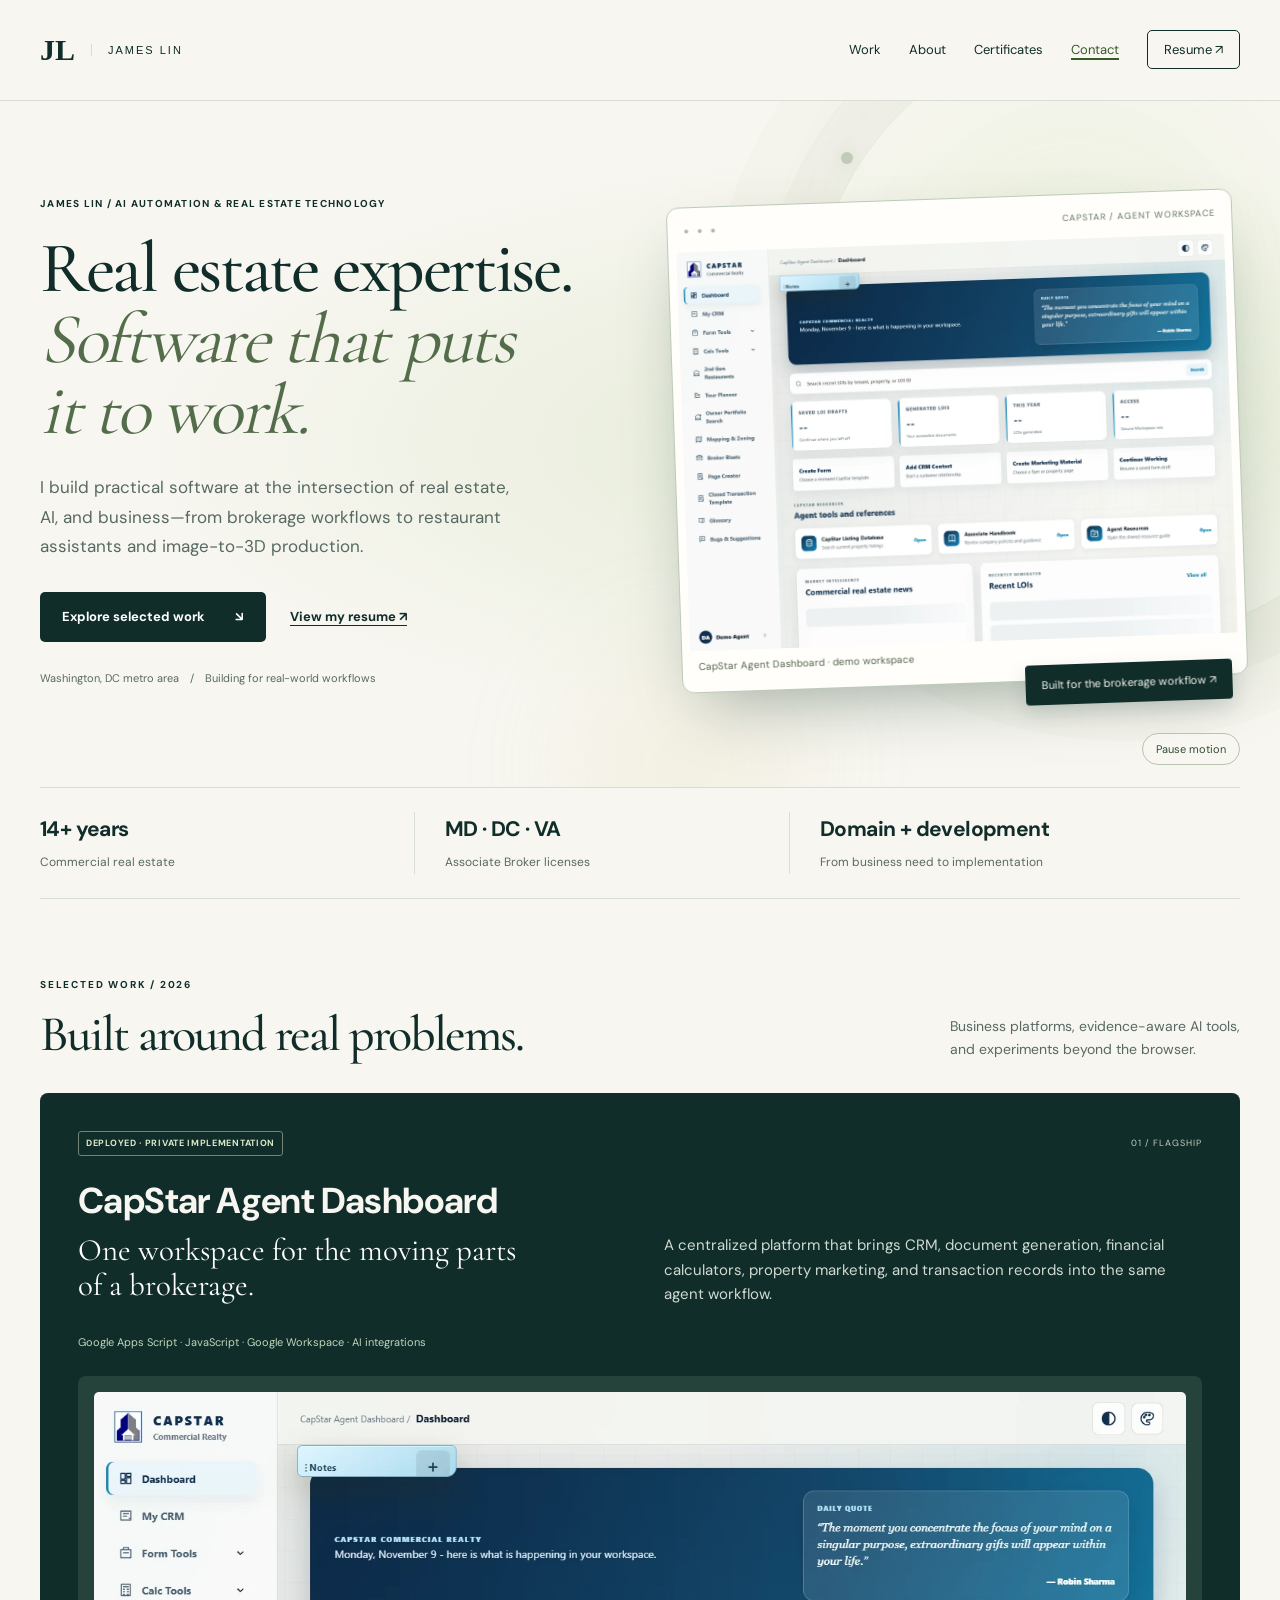
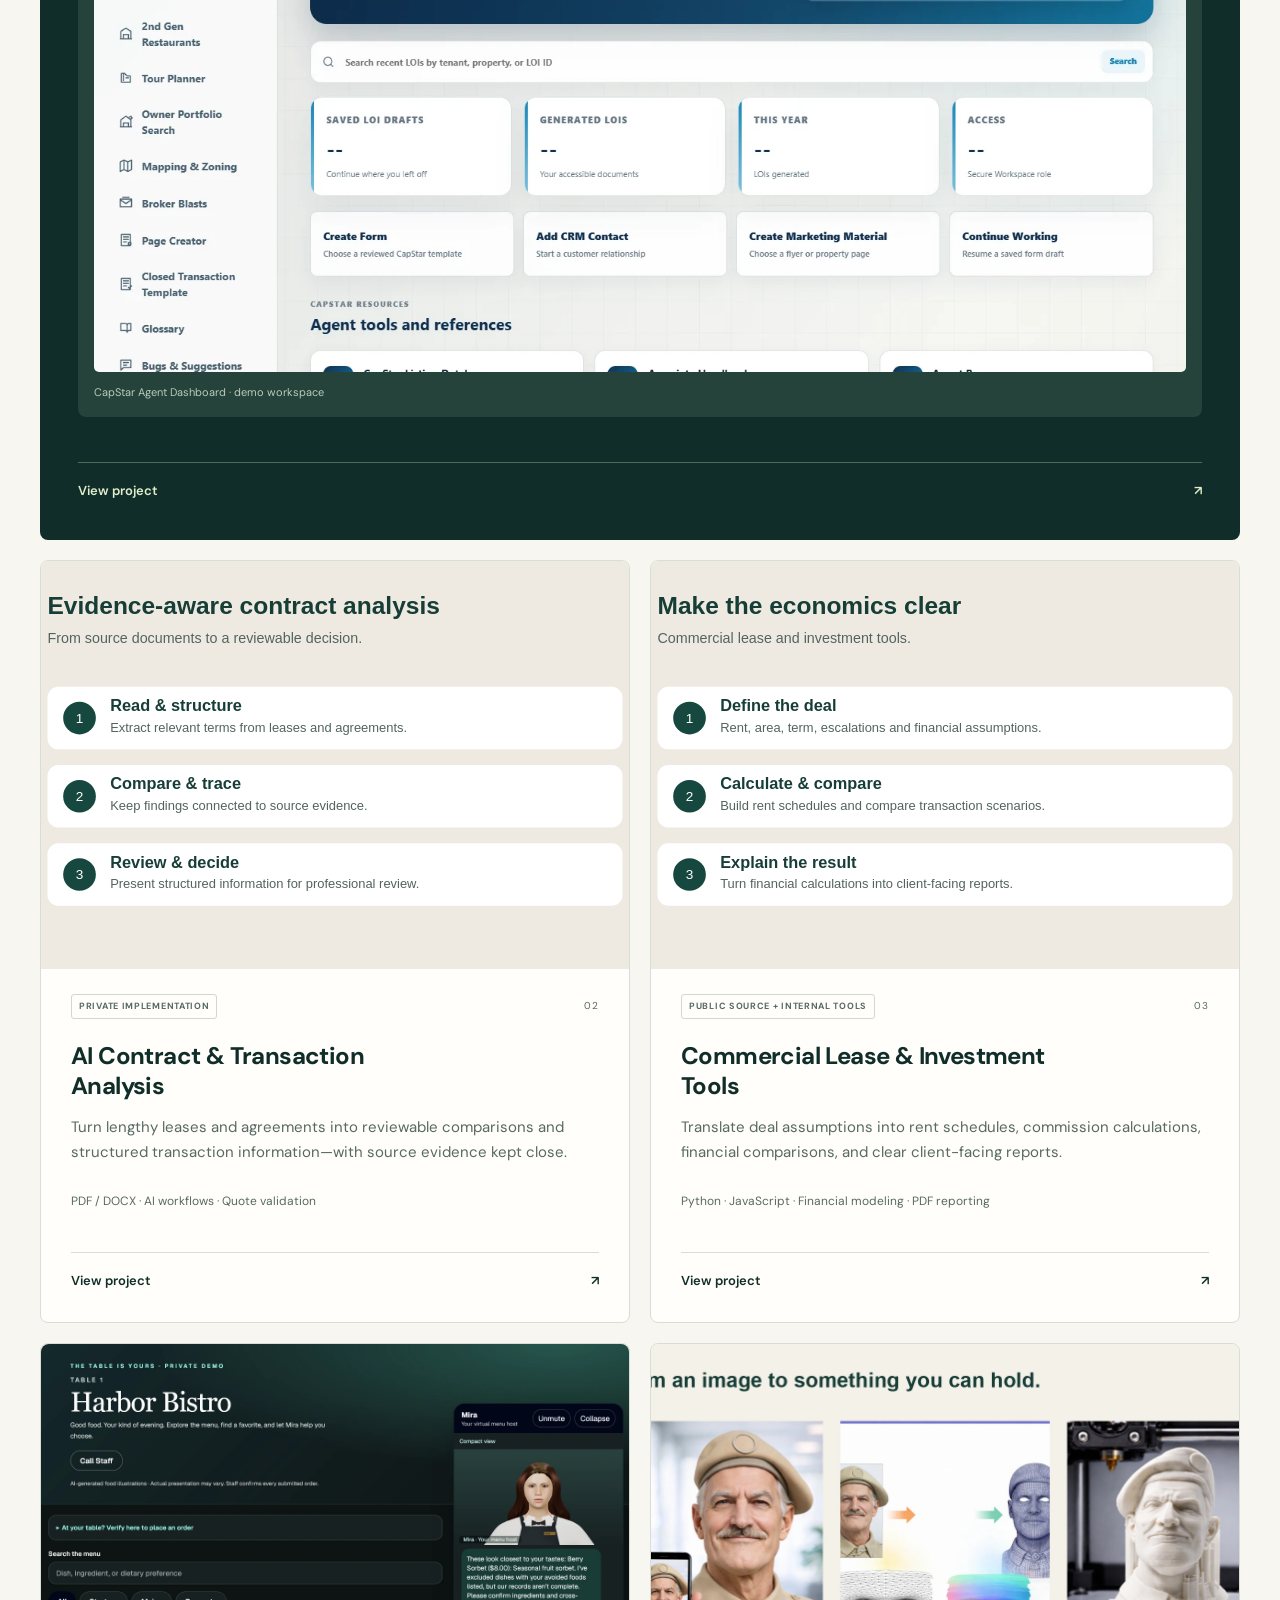
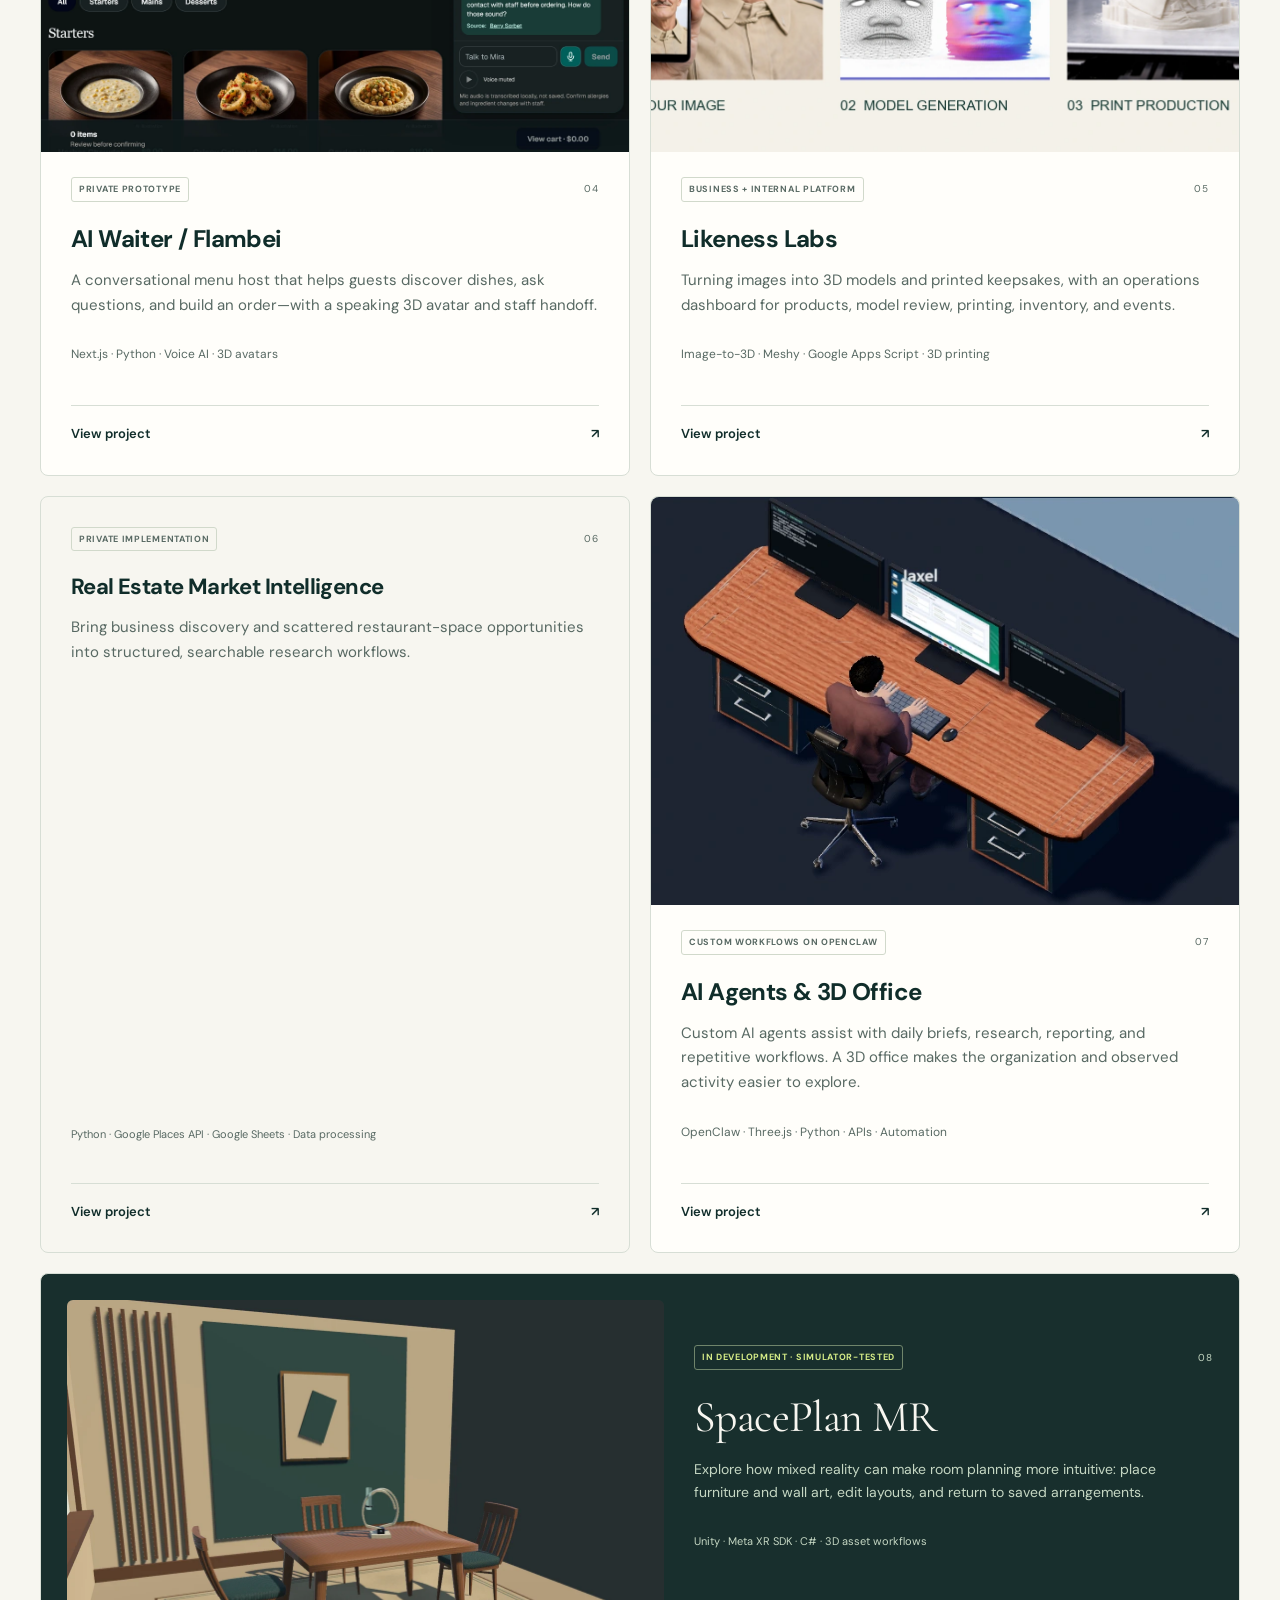
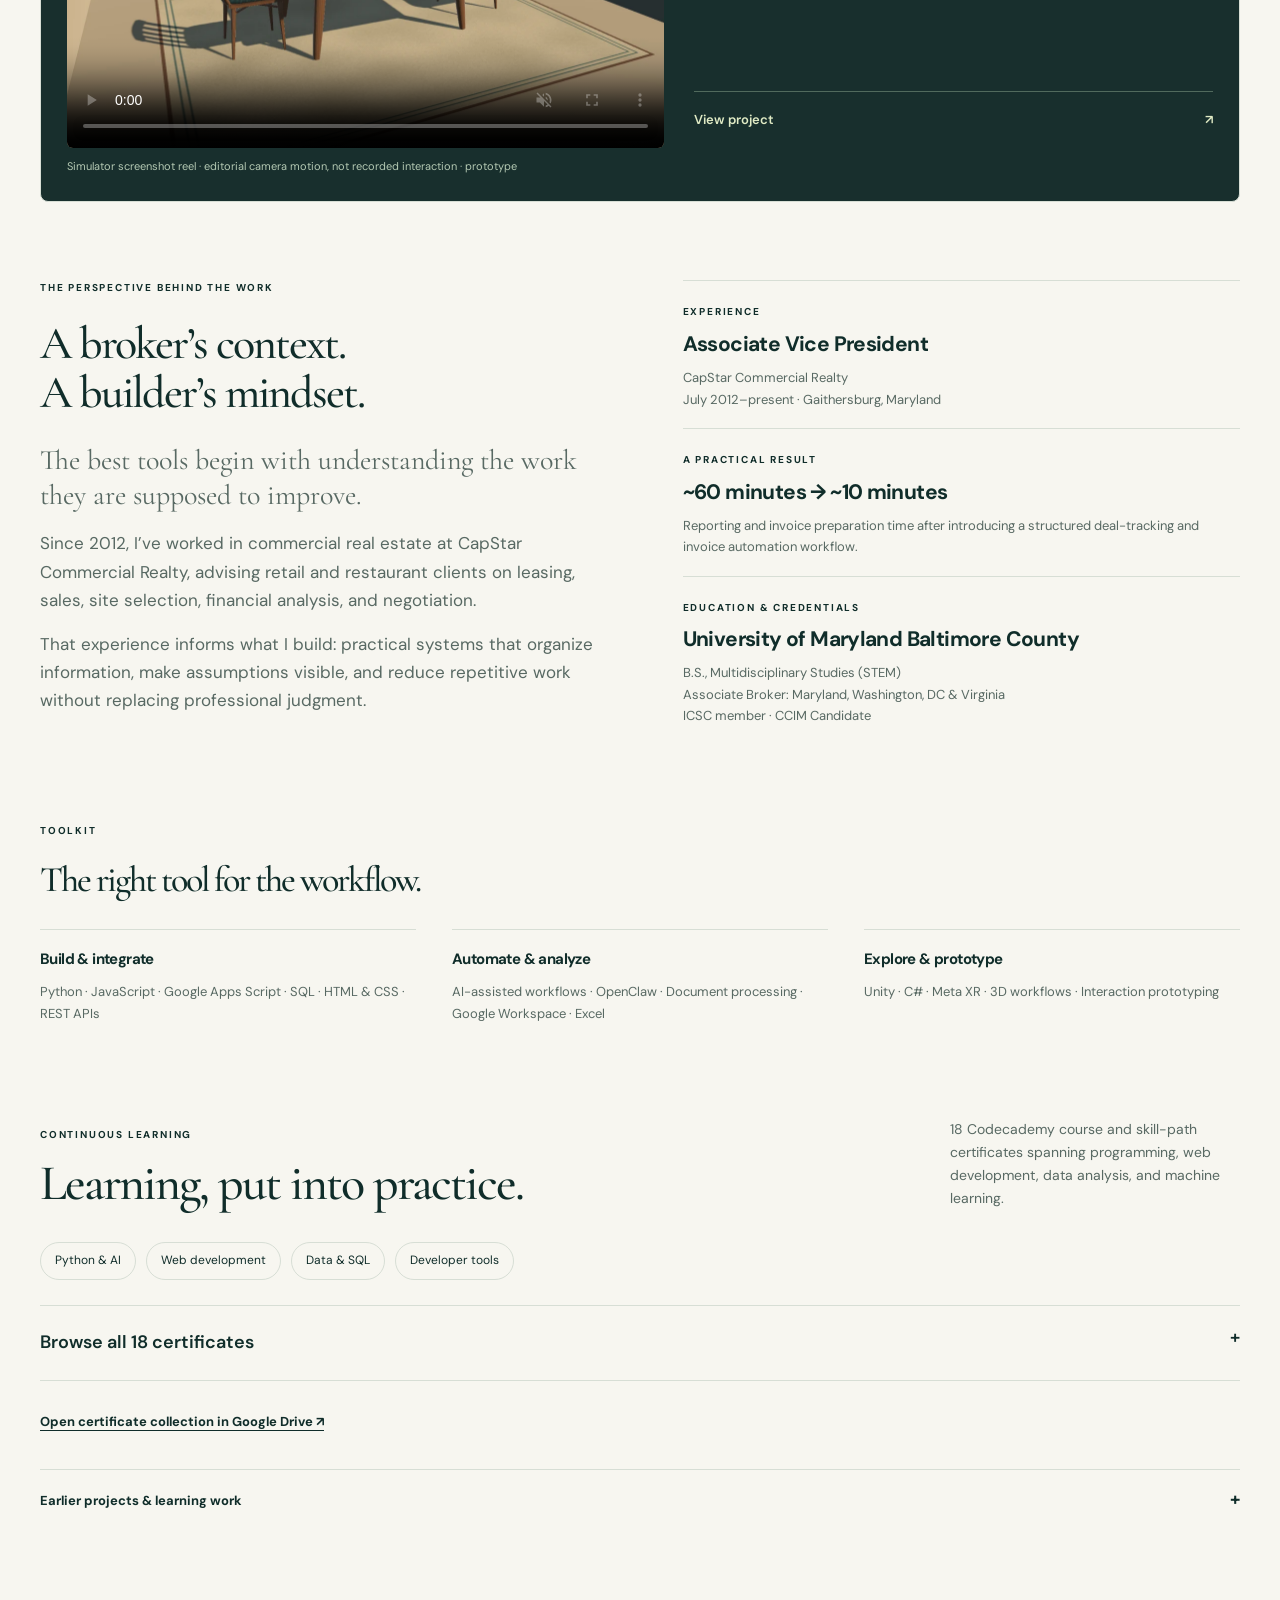
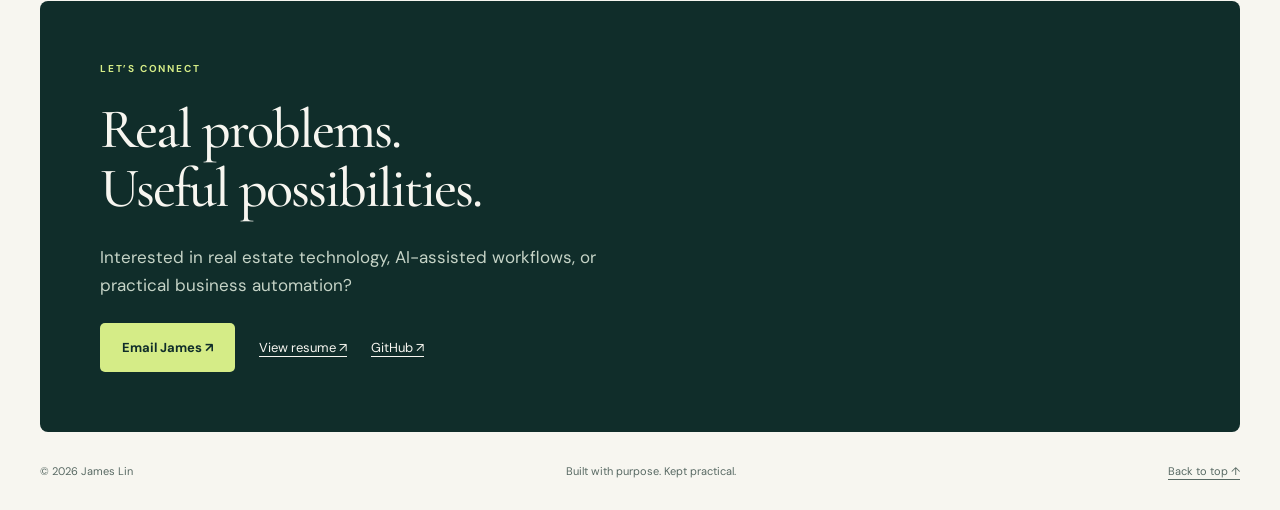
<file: index.html>
<!DOCTYPE html>

<html lang="en">
<head>
<meta charset="utf-8"/><meta content="width=device-width,initial-scale=1" name="viewport"/>
<title>James Lin — AI Automation &amp; Real Estate Technology</title>
<meta content="James Lin builds AI-assisted real estate tools, workflow automation, and practical business software. Explore selected projects and 14+ years of brokerage experience." name="description"/>
<meta content="#102d2a" name="theme-color"/>
<meta content="James Lin — From industry insight to working software" property="og:title"/>
<meta content="AI automation, real estate technology, and practical business systems. Selected work by James Lin." property="og:description"/>
<meta content="website" property="og:type"/><meta content="https://silversnake0.github.io/jdev/" property="og:url"/>
<link href="https://silversnake0.github.io/jdev/" rel="canonical"/><link href="assets/css/portfolio.css" rel="stylesheet"/>
<link href="assets/css/showcase.css" rel="stylesheet"/><script defer="" src="assets/js/showcase.js"></script></head>
<body>
<a class="skip" href="#main">Skip to content</a>
<header class="header"><a aria-label="James Lin home" class="brand" href="#top">JL<span>JAMES LIN</span></a><nav aria-label="Main navigation"><a href="#work">Work</a><a href="#about">About</a><a href="#certifications">Certificates</a><a href="#contact">Contact</a><a class="nav-resume" href="assets/James_Lin_Real_Estate_AI_Resume.pdf">Resume ↗</a></nav></header>
<main id="main">
<section class="hero" id="top"><div aria-hidden="true" class="ambient"><div class="orb one"></div><div class="orb two"></div><div class="orbit-lines"></div></div><button aria-pressed="false" class="motion-toggle" type="button">Pause motion</button>
<div><p class="eyebrow">JAMES LIN / AI AUTOMATION &amp; REAL ESTATE TECHNOLOGY</p>
<h1>Real estate expertise.<br/><em>Software that puts<br/>it to work.</em></h1>
<p class="intro">I build practical software at the intersection of real estate, AI, and business—from brokerage workflows to restaurant assistants and image-to-3D production.</p>
<div class="actions"><a class="button" href="#work">Explore selected work <span>↘</span></a><a class="text-link" href="assets/James_Lin_Real_Estate_AI_Resume.pdf">View my resume ↗</a></div>
<p class="hero-note">Washington, DC metro area <span> / </span> Building for real-world workflows</p></div>
<div class="hero-product parallax-item"><div class="browser-chrome"><span>● ● ●</span> CAPSTAR / AGENT WORKSPACE</div><img alt="Actual CapStar dashboard rendered offline with a Demo Agent and no business records" height="1050" src="assets/showcase/dashboard-demo.webp" width="1440"/><p>CapStar Agent Dashboard · demo workspace</p><a class="product-label" href="#work">Built for the brokerage workflow ↗</a></div>
</section>
<div class="credentials"><p><strong>14+ years</strong><span>Commercial real estate</span></p><p><strong>MD · DC · VA</strong><span>Associate Broker licenses</span></p><p><strong>Domain + development</strong><span>From business need to implementation</span></p></div>
<section class="section" id="work">
<div class="section-heading"><div><p class="eyebrow">SELECTED WORK / 2026</p><h2>Built around real problems.</h2></div><p>Business platforms, evidence-aware AI tools, and experiments beyond the browser.</p></div>
<article class="flagship">
<div class="flagship-copy"><div class="tags"><span class="badge light">DEPLOYED · PRIVATE IMPLEMENTATION</span><span>01 / FLAGSHIP</span></div><h3>CapStar Agent Dashboard</h3><p class="project-lead">One workspace for the moving parts of a brokerage.</p><p>A centralized platform that brings CRM, document generation, financial calculators, property marketing, and transaction records into the same agent workflow.</p><div class="tech">Google Apps Script · JavaScript · Google Workspace · AI integrations</div>
</div>
<figure class="product-shot"><a aria-label="Open full demo dashboard image" href="assets/showcase/dashboard-demo.webp"><img alt="CapStar dashboard screenshot with Demo Agent; all external data requests blocked" height="1050" loading="lazy" src="assets/showcase/dashboard-demo.webp" width="1440"/></a><figcaption>CapStar Agent Dashboard · demo workspace</figcaption></figure>
<a class="case-link" href="projects/capstar-dashboard.html">View project <span>↗</span></a></article>
<div class="project-grid">
<article class="project visual-card"><figure class="card-visual"><img alt="Contract analysis workflow: extract, compare, review" height="600" loading="lazy" src="assets/showcase/contract-workflow.svg" width="960"/></figure><div class="tags"><span class="badge">PRIVATE IMPLEMENTATION</span><span>02</span></div><h3>AI Contract &amp; Transaction Analysis</h3><p>Turn lengthy leases and agreements into reviewable comparisons and structured transaction information—with source evidence kept close.</p><div class="tech">PDF / DOCX · AI workflows · Quote validation</div><a class="case-link" href="projects/contract-analysis.html">View project <span>↗</span></a></article>
<article class="project visual-card"><figure class="card-visual"><img alt="Lease analysis workflow: assumptions, calculations, reporting" height="600" loading="lazy" src="assets/showcase/lease-workflow.svg" width="960"/></figure><div class="tags"><span class="badge">PUBLIC SOURCE + INTERNAL TOOLS</span><span>03</span></div><h3>Commercial Lease &amp; Investment Tools</h3><p>Translate deal assumptions into rent schedules, commission calculations, financial comparisons, and clear client-facing reports.</p><div class="tech">Python · JavaScript · Financial modeling · PDF reporting</div><a class="case-link" href="projects/lease-tools.html">View project <span>↗</span></a></article>
<article class="project visual-card"><figure class="card-visual"><a aria-label="Enlarge AI Waiter / Flambei screenshot" class="image-preview" href="assets/showcase/ai-waiter-mira.webp"><img alt="Mira, the AI Waiter, alongside the interactive menu" height="1000" loading="lazy" src="assets/showcase/ai-waiter-mira.webp" width="1440"/></a></figure><div class="tags"><span class="badge">PRIVATE PROTOTYPE</span><span>04</span></div><h3>AI Waiter / Flambei</h3><p>A conversational menu host that helps guests discover dishes, ask questions, and build an order—with a speaking 3D avatar and staff handoff.</p><div class="tech">Next.js · Python · Voice AI · 3D avatars</div><a class="case-link" href="projects/ai-waiter.html">View project <span>↗</span></a></article><article class="project visual-card"><figure class="card-visual"><a aria-label="Enlarge Likeness Labs process overview" class="image-preview" href="assets/showcase/likeness-process.webp"><img alt="Likeness Labs image-to-model-to-print workflow" height="1000" loading="lazy" src="assets/showcase/likeness-process.webp" width="1440"/></a></figure><div class="tags"><span class="badge">BUSINESS + INTERNAL PLATFORM</span><span>05</span></div><h3>Likeness Labs</h3><p>Turning images into 3D models and printed keepsakes, with an operations dashboard for products, model review, printing, inventory, and events.</p><div class="tech">Image-to-3D · Meshy · Google Apps Script · 3D printing</div><a class="case-link" href="projects/likeness-labs.html">View project <span>↗</span></a></article><article class="project compact-project"><div class="tags"><span class="badge">PRIVATE IMPLEMENTATION</span><span>06</span></div><h3>Real Estate Market Intelligence</h3><p>Bring business discovery and scattered restaurant-space opportunities into structured, searchable research workflows.</p><div class="tech">Python · Google Places API · Google Sheets · Data processing</div><a class="case-link" href="projects/market-intelligence.html">View project <span>↗</span></a></article>
<article class="project visual-card"><figure class="card-visual"><a aria-label="Enlarge 3D agent office" class="image-preview" href="assets/showcase/agent-office-current.webp"><img alt="Zoomed-in 3D agent office workspace" height="800" loading="lazy" src="assets/showcase/agent-office-current.webp" width="1200"/></a></figure><div class="tags"><span class="badge">CUSTOM WORKFLOWS ON OPENCLAW</span><span>07</span></div><h3>AI Agents &amp; 3D Office</h3><p>Custom AI agents assist with daily briefs, research, reporting, and repetitive workflows. A 3D office makes the organization and observed activity easier to explore.</p><div class="tech">OpenClaw · Three.js · Python · APIs · Automation</div><a class="case-link" href="projects/agent-automation.html">View project <span>↗</span></a></article>
<article class="project wide"><figure class="spaceplan-film"><video aria-label="Animated presentation of a SpacePlan simulator screenshot" controls="" height="720" loop="" muted="" playsinline="" poster="assets/showcase/spaceplan-poster.webp" preload="none" width="960"><source data-src="assets/showcase/spaceplan-simulator.mp4" type="video/mp4"/></video><figcaption>Simulator screenshot reel · editorial camera motion, not recorded interaction · prototype</figcaption></figure><div><div class="tags"><span class="badge experimental">IN DEVELOPMENT · SIMULATOR-TESTED</span><span>08</span></div><h3>SpacePlan MR</h3><p>Explore how mixed reality can make room planning more intuitive: place furniture and wall art, edit layouts, and return to saved arrangements.</p><div class="tech">Unity · Meta XR SDK · C# · 3D asset workflows</div></div><a class="case-link" href="projects/spaceplan.html">View project <span>↗</span></a></article>
</div>
</section>
<section class="section about" id="about">
<div><p class="eyebrow">THE PERSPECTIVE BEHIND THE WORK</p><h2>A broker’s context.<br/>A builder’s mindset.</h2><p class="about-intro">The best tools begin with understanding the work they are supposed to improve.</p><p>Since 2012, I’ve worked in commercial real estate at CapStar Commercial Realty, advising retail and restaurant clients on leasing, sales, site selection, financial analysis, and negotiation.</p><p>That experience informs what I build: practical systems that organize information, make assumptions visible, and reduce repetitive work without replacing professional judgment.</p></div>
<div class="about-facts"><div><p class="eyebrow">EXPERIENCE</p><h3>Associate Vice President</h3><p>CapStar Commercial Realty<br/>July 2012–present · Gaithersburg, Maryland</p></div><div><p class="eyebrow">A PRACTICAL RESULT</p><h3>~60 minutes → ~10 minutes</h3><p>Reporting and invoice preparation time after introducing a structured deal-tracking and invoice automation workflow.</p></div><div><p class="eyebrow">EDUCATION &amp; CREDENTIALS</p><h3>University of Maryland Baltimore County</h3><p>B.S., Multidisciplinary Studies (STEM)<br/>Associate Broker: Maryland, Washington, DC &amp; Virginia<br/>ICSC member · CCIM Candidate</p></div></div>
</section>
<section class="section skills"><div><p class="eyebrow">TOOLKIT</p><h2>The right tool for the workflow.</h2></div><div class="skill-columns"><div><h3>Build &amp; integrate</h3><p>Python · JavaScript · Google Apps Script · SQL · HTML &amp; CSS · REST APIs</p></div><div><h3>Automate &amp; analyze</h3><p>AI-assisted workflows · OpenClaw · Document processing · Google Workspace · Excel</p></div><div><h3>Explore &amp; prototype</h3><p>Unity · C# · Meta XR · 3D workflows · Interaction prototyping</p></div></div></section>
<section class="section certifications" id="certifications"><div class="section-heading"><div><p class="eyebrow">CONTINUOUS LEARNING</p><h2>Learning, put into practice.</h2></div><p>18 Codecademy course and skill-path certificates spanning programming, web development, data analysis, and machine learning.</p></div><div class="certificate-highlights"><span>Python &amp; AI</span><span>Web development</span><span>Data &amp; SQL</span><span>Developer tools</span></div><details class="certificate-library"><summary>Browse all 18 certificates <span>+</span></summary><div class="certificate-grid"><a href="https://drive.google.com/file/d/1tABJDptRd-0d_4w6YycuL5maR6a1RxY5/view" rel="noopener noreferrer" target="_blank"><span>Build a Website with HTML, CSS, and GitHub Pages</span><small>View certificate ↗</small></a><a href="https://drive.google.com/file/d/1UMqe2iNBLKcsOHYITjVYRvIhBglSP2qm/view" rel="noopener noreferrer" target="_blank"><span>Build Chatbots with Python</span><small>View certificate ↗</small></a><a href="https://drive.google.com/file/d/1ruPf4gleH5AOq0Zw01mYl89MxXw_ZZNx/view" rel="noopener noreferrer" target="_blank"><span>C++ For Programmers</span><small>View certificate ↗</small></a><a href="https://drive.google.com/file/d/1RAYOqbzuVBnV7d614rvOYGn7dNDFb9rx/view" rel="noopener noreferrer" target="_blank"><span>Exceptions and Unit Testing</span><small>View certificate ↗</small></a><a href="https://drive.google.com/file/d/1hxJqKlddMaEhzEmfbOGMWffErGuNL6dW/view" rel="noopener noreferrer" target="_blank"><span>Intermediate Python 3</span><small>View certificate ↗</small></a><a href="https://drive.google.com/file/d/1KjWRJHchmQaLdvA12MIOVjHfWgATWXd1/view" rel="noopener noreferrer" target="_blank"><span>Learn Bash Scripting</span><small>View certificate ↗</small></a><a href="https://drive.google.com/file/d/1AsMgafYzjI2xRleNyDxUvFVkAKORF3jG/view" rel="noopener noreferrer" target="_blank"><span>Learn CSS</span><small>View certificate ↗</small></a><a href="https://drive.google.com/file/d/1Pw4RESa6OXZg0q_1Y8vZOeyJV4bPFnle/view" rel="noopener noreferrer" target="_blank"><span>Learn Data Analysis with Pandas</span><small>View certificate ↗</small></a><a href="https://drive.google.com/file/d/1Cc4JoxnDtNeekqTZ5anXXseu5otds_jE/view" rel="noopener noreferrer" target="_blank"><span>Learn Git &amp; GitHub</span><small>View certificate ↗</small></a><a href="https://drive.google.com/file/d/1ymNU7AKd3IvB6-mDLPX4Ent9qdmphz3z/view" rel="noopener noreferrer" target="_blank"><span>Learn HTML</span><small>View certificate ↗</small></a><a href="https://drive.google.com/file/d/12bKX-b6v3q98JxMF_rt-cbnzP2ToSCOx/view" rel="noopener noreferrer" target="_blank"><span>Learn JavaScript</span><small>View certificate ↗</small></a><a href="https://drive.google.com/file/d/1lrRFXaPtH2rgLeTKnFcjEEsUhOLhEHtk/view" rel="noopener noreferrer" target="_blank"><span>Learn SQL</span><small>View certificate ↗</small></a><a href="https://drive.google.com/file/d/1nyFN0FXImF3p8vXls9nVR9ihuLKAVsem/view" rel="noopener noreferrer" target="_blank"><span>Learn Statistics with NumPy</span><small>View certificate ↗</small></a><a href="https://drive.google.com/file/d/15xqMPmpPUiCtjyt5JNREP03jtQN7jNZx/view" rel="noopener noreferrer" target="_blank"><span>Learn Swift</span><small>View certificate ↗</small></a><a href="https://drive.google.com/file/d/1qxfPHU57RlcsmQCMZ40cvifPvMAvlMQW/view" rel="noopener noreferrer" target="_blank"><span>Learn the Command Line</span><small>View certificate ↗</small></a><a href="https://drive.google.com/file/d/14wquRNJOYscojtgzzHWgrpgP6JwPRKWQ/view" rel="noopener noreferrer" target="_blank"><span>Machine Learning - Perceptrons</span><small>View certificate ↗</small></a><a href="https://drive.google.com/file/d/1SZIL9OEUg9exLz5u-BiYPTJrAbyr3IXF/view" rel="noopener noreferrer" target="_blank"><span>Machine Learning Fundamentals</span><small>View certificate ↗</small></a><a href="https://drive.google.com/file/d/1TpJqRdTMJsE5L7SJrdNJhY9VJ0sxIOHp/view" rel="noopener noreferrer" target="_blank"><span>Python 3</span><small>View certificate ↗</small></a></div></details><a class="text-link" href="https://drive.google.com/drive/folders/1VVSuH_34F3bj1nRGBIf1gadkg8485a79" rel="noopener noreferrer" target="_blank">Open certificate collection in Google Drive ↗</a></section><section class="earlier"><details><summary>Earlier projects &amp; learning work <span>+</span></summary><div class="earlier-links"><a href="https://github.com/SilverSnake0/File-Automated-Assistant-Mover">File Automation Assistant ↗</a><a href="https://github.com/SilverSnake0/Tennis-Ace-Machine-Learning-Project">Tennis Regression Project ↗</a><a href="https://github.com/SilverSnake0/Typing-Speed-Test">Typing Speed Test ↗</a><a href="https://github.com/SilverSnake0/Choose-Your-Own-Adventure-Game-Python">Python Adventure Game ↗</a></div></details></section>
<section class="contact" id="contact"><p class="eyebrow">LET’S CONNECT</p><h2>Real problems.<br/>Useful possibilities.</h2><p>Interested in real estate technology, AI-assisted workflows, or practical business automation?</p><div class="actions"><a class="button cream" href="mailto:silversnake@duck.com">Email James ↗</a><a href="assets/James_Lin_Real_Estate_AI_Resume.pdf">View resume ↗</a><a href="https://github.com/SilverSnake0">GitHub ↗</a></div></section>
</main><footer><span>© 2026 James Lin</span><span>Built with purpose. Kept practical.</span><a href="#top">Back to top ↑</a></footer>
<div aria-label="Project image preview" aria-modal="true" class="lightbox" hidden="" role="dialog"><button aria-label="Close image preview" type="button">Close ×</button><img alt=""/></div></body></html>
</file>
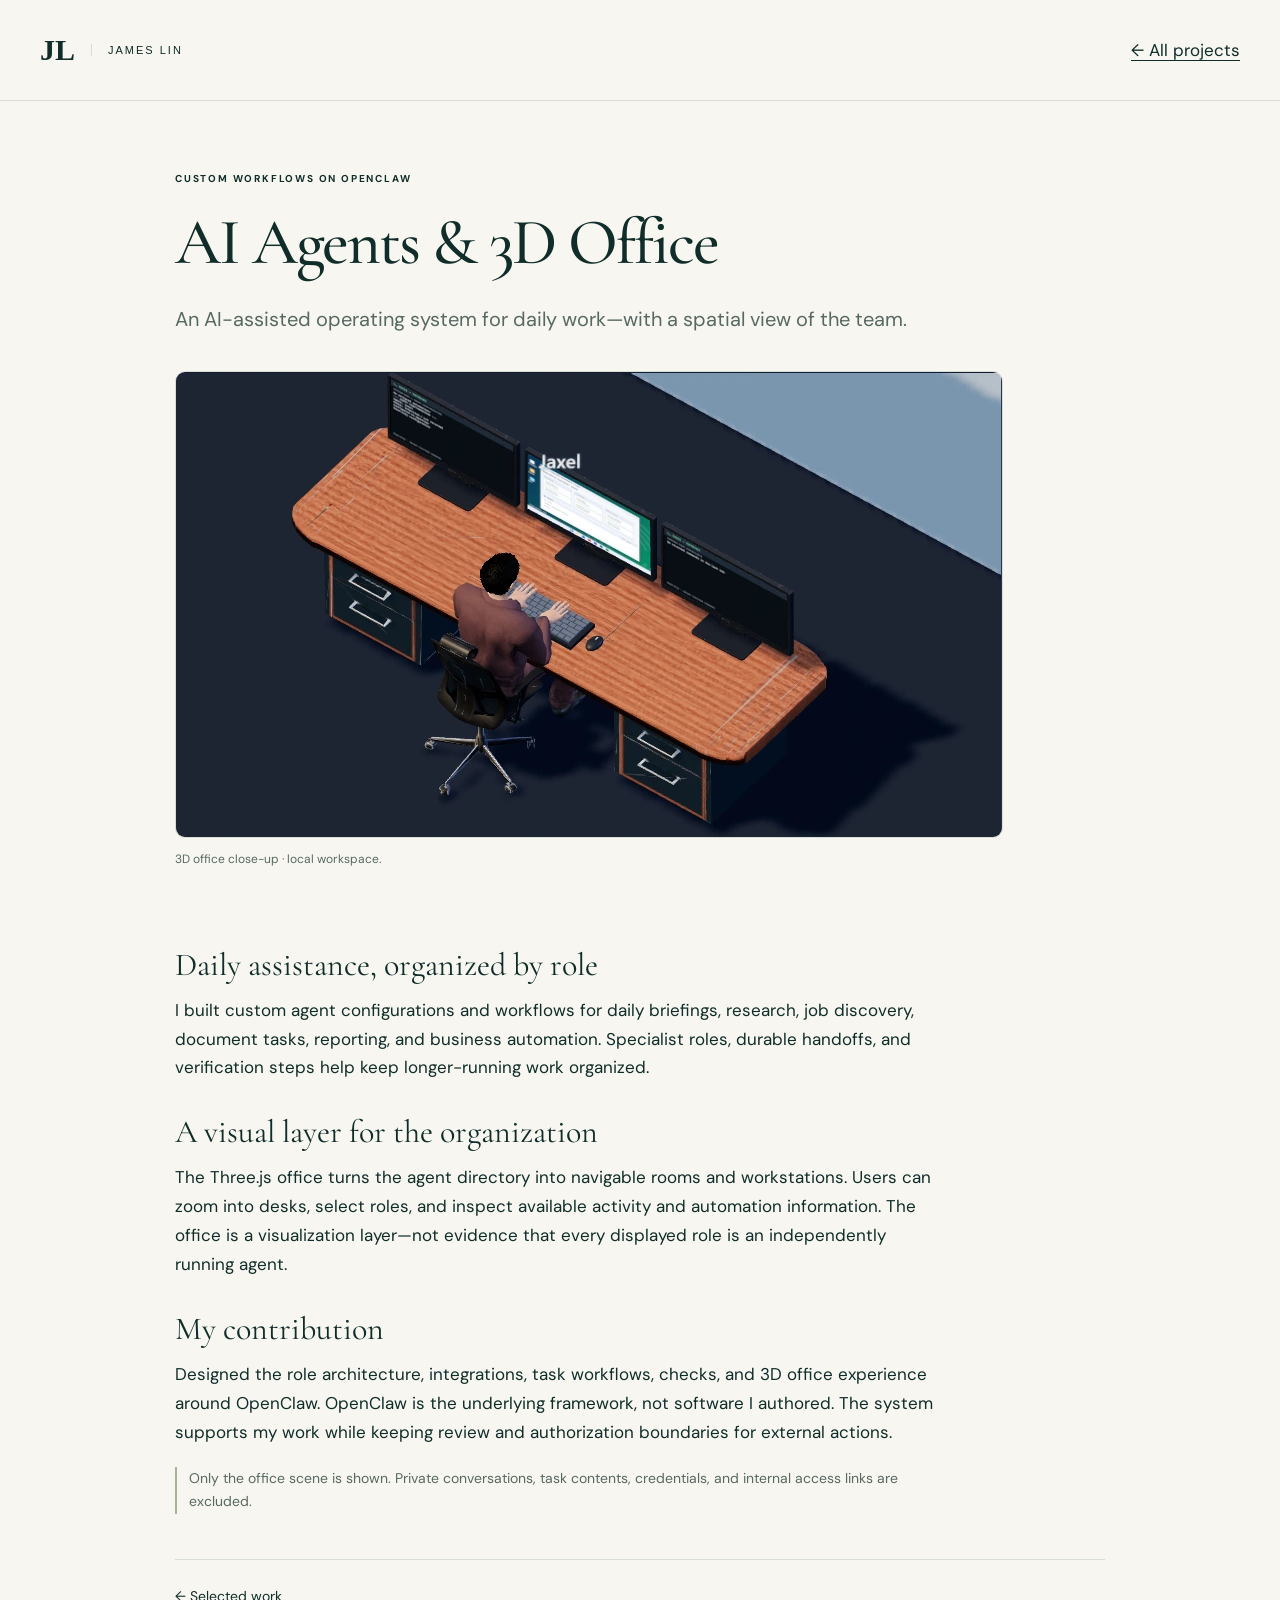
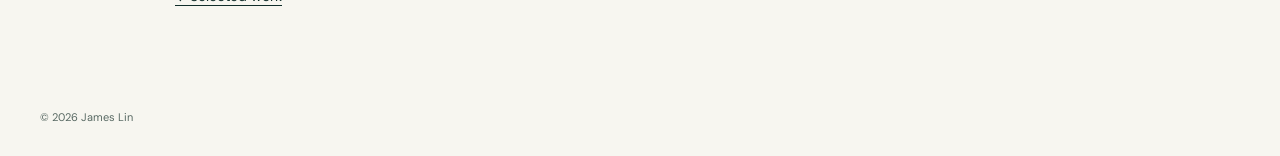
<file: projects/agent-automation.html>
<!doctype html><html lang="en"><head><meta charset="utf-8"><meta name="viewport" content="width=device-width,initial-scale=1"><title>AI Agents &amp;amp; 3D Office — James Lin</title><meta name="description" content="An AI-assisted operating system for daily work—with a spatial view of the team."><link rel="stylesheet" href="../assets/css/portfolio.css"><link rel="stylesheet" href="../assets/css/showcase.css"></head><body><a class="skip" href="#main">Skip to content</a><header class="header"><a class="brand" href="../index.html">JL<span>JAMES LIN</span></a><a href="../index.html#work">← All projects</a></header><main id="main" class="case-page"><p class="eyebrow">CUSTOM WORKFLOWS ON OPENCLAW</p><h1>AI Agents &amp; 3D Office</h1><p class="case-intro">An AI-assisted operating system for daily work—with a spatial view of the team.</p><figure><img src="../assets/showcase/agent-office-current.webp" alt="AI Agents &amp;amp; 3D Office interface"><figcaption>3D office close-up · local workspace.</figcaption></figure><div class="case"><h4>Daily assistance, organized by role</h4><p>I built custom agent configurations and workflows for daily briefings, research, job discovery, document tasks, reporting, and business automation. Specialist roles, durable handoffs, and verification steps help keep longer-running work organized.</p><h4>A visual layer for the organization</h4><p>The Three.js office turns the agent directory into navigable rooms and workstations. Users can zoom into desks, select roles, and inspect available activity and automation information. The office is a visualization layer—not evidence that every displayed role is an independently running agent.</p><h4>My contribution</h4><p>Designed the role architecture, integrations, task workflows, checks, and 3D office experience around OpenClaw. OpenClaw is the underlying framework, not software I authored. The system supports my work while keeping review and authorization boundaries for external actions.</p><p class="disclosure">Only the office scene is shown. Private conversations, task contents, credentials, and internal access links are excluded.</p></div><div class="case-next"><a href="../index.html#work">← Selected work</a></div></main><footer>© 2026 James Lin</footer></body></html>
</file>
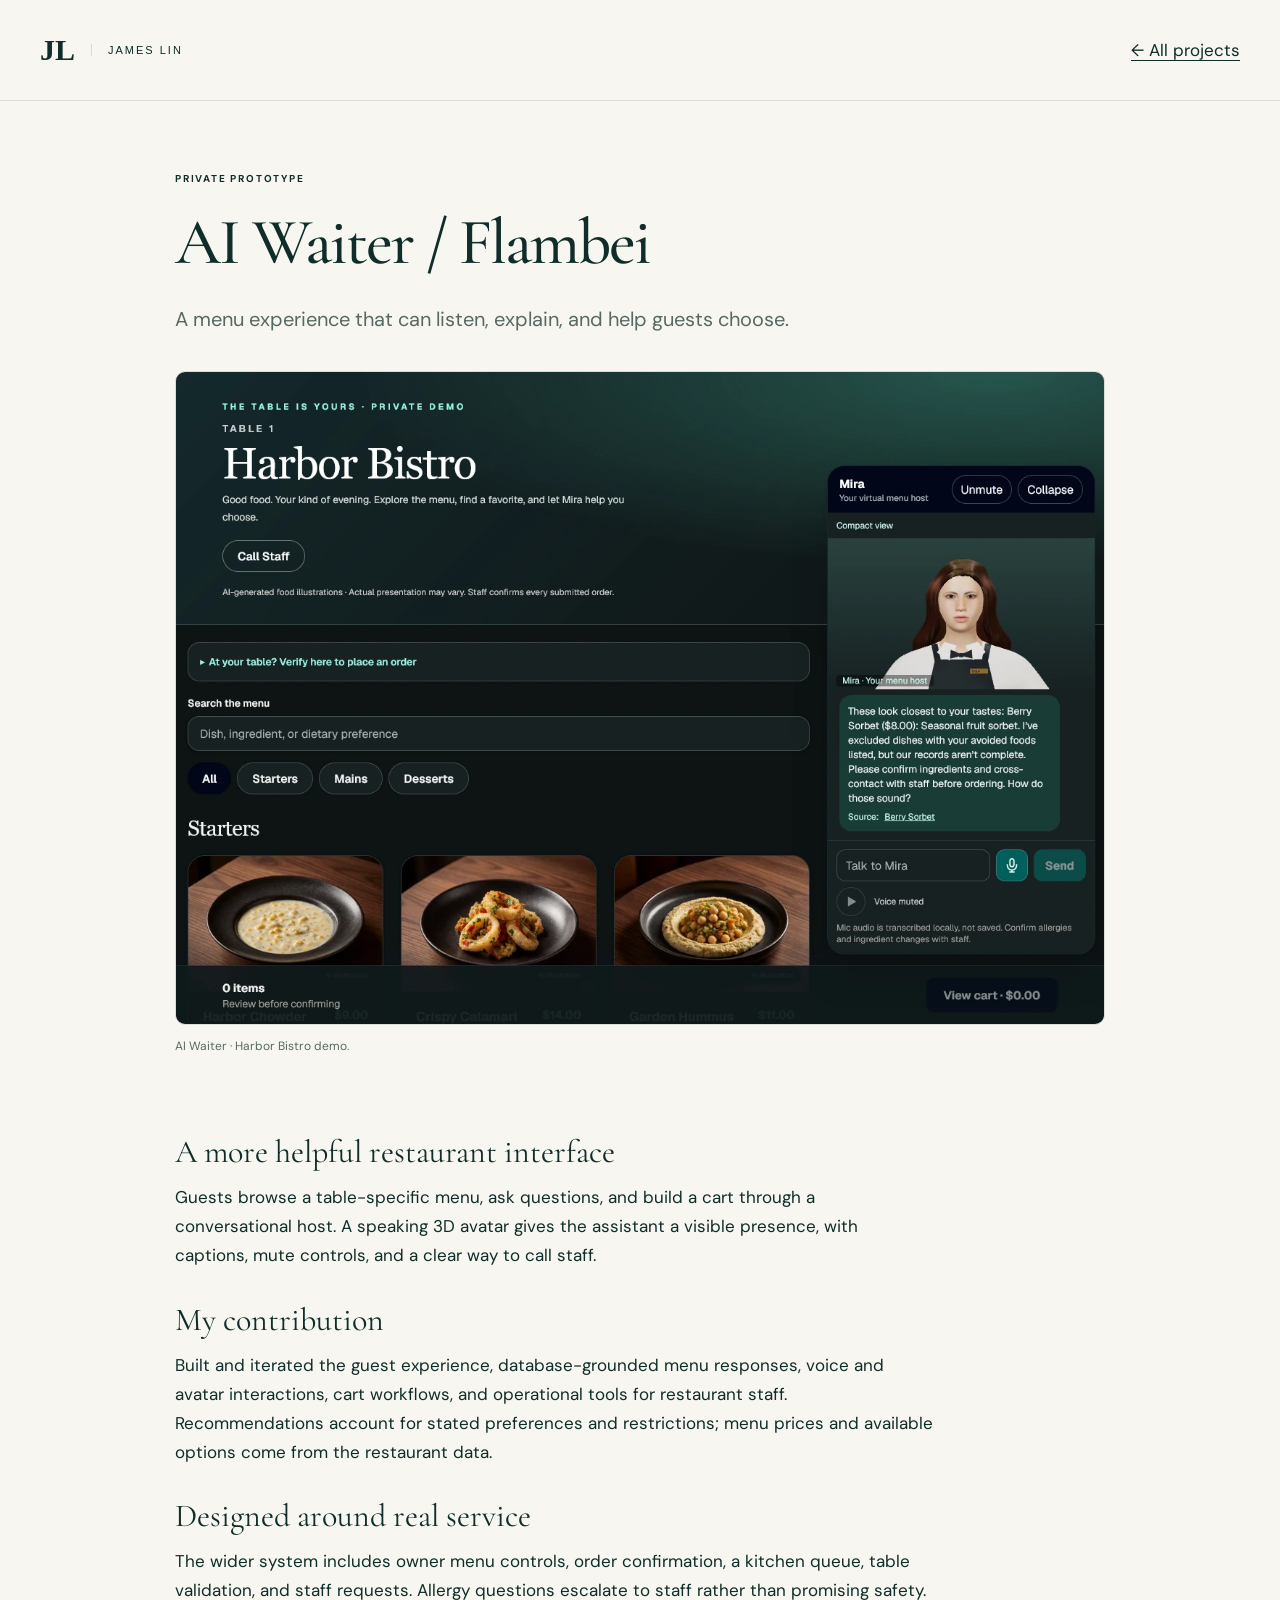
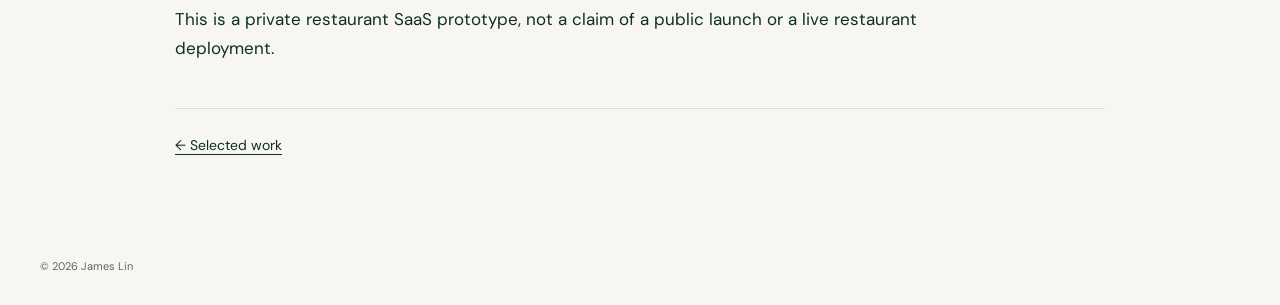
<file: projects/ai-waiter.html>
<!doctype html><html lang="en"><head><meta charset="utf-8"><meta name="viewport" content="width=device-width,initial-scale=1"><title>AI Waiter / Flambei — James Lin</title><meta name="description" content="A menu experience that can listen, explain, and help guests choose."><link rel="stylesheet" href="../assets/css/portfolio.css"><link rel="stylesheet" href="../assets/css/showcase.css"></head><body><a class="skip" href="#main">Skip to content</a><header class="header"><a class="brand" href="../index.html">JL<span>JAMES LIN</span></a><a href="../index.html#work">← All projects</a></header><main id="main" class="case-page"><p class="eyebrow">PRIVATE PROTOTYPE</p><h1>AI Waiter / Flambei</h1><p class="case-intro">A menu experience that can listen, explain, and help guests choose.</p><figure><img src="../assets/showcase/ai-waiter-mira.webp" alt="Mira, the AI Waiter, alongside the interactive menu"><figcaption>AI Waiter · Harbor Bistro demo.</figcaption></figure><div class="case"><h4>A more helpful restaurant interface</h4><p>Guests browse a table-specific menu, ask questions, and build a cart through a conversational host. A speaking 3D avatar gives the assistant a visible presence, with captions, mute controls, and a clear way to call staff.</p><h4>My contribution</h4><p>Built and iterated the guest experience, database-grounded menu responses, voice and avatar interactions, cart workflows, and operational tools for restaurant staff. Recommendations account for stated preferences and restrictions; menu prices and available options come from the restaurant data.</p><h4>Designed around real service</h4><p>The wider system includes owner menu controls, order confirmation, a kitchen queue, table validation, and staff requests. Allergy questions escalate to staff rather than promising safety. This is a private restaurant SaaS prototype, not a claim of a public launch or a live restaurant deployment.</p></div><div class="case-next"><a href="../index.html#work">← Selected work</a></div></main><footer>© 2026 James Lin</footer></body></html>
</file>
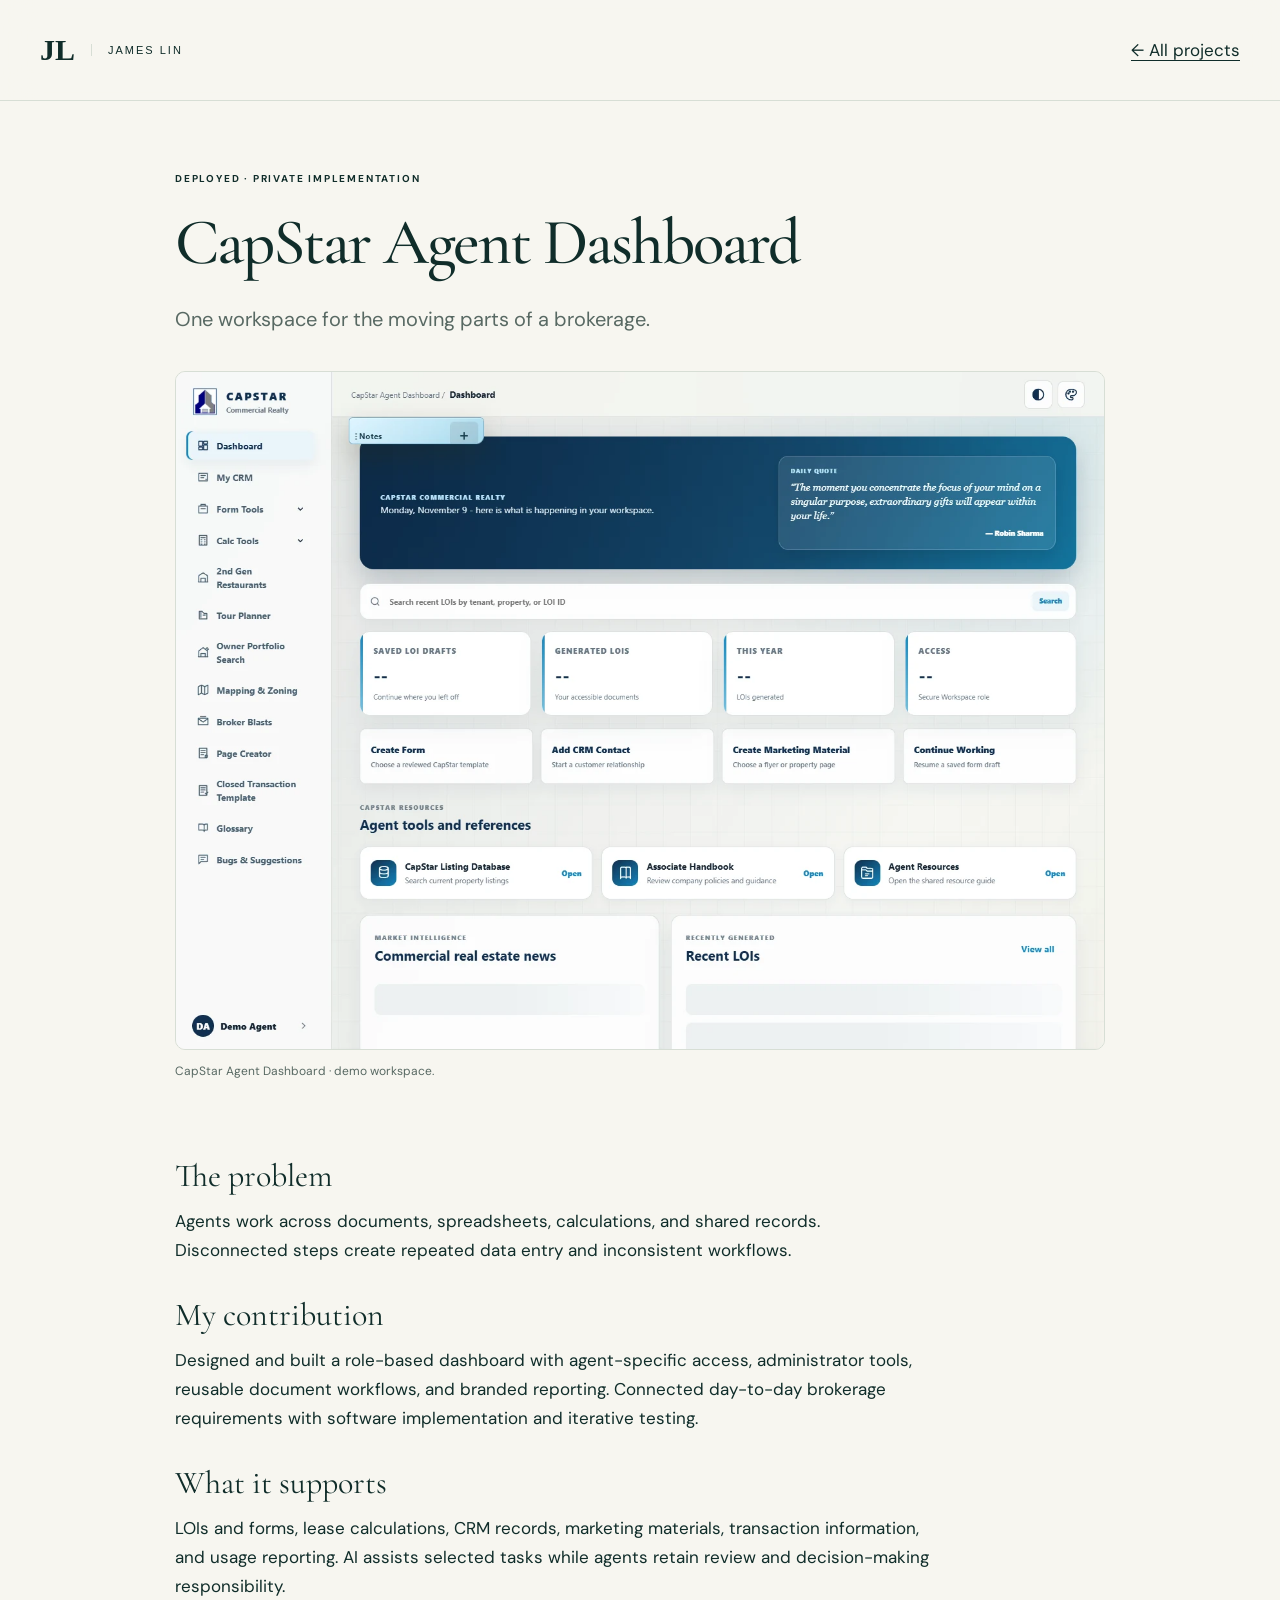
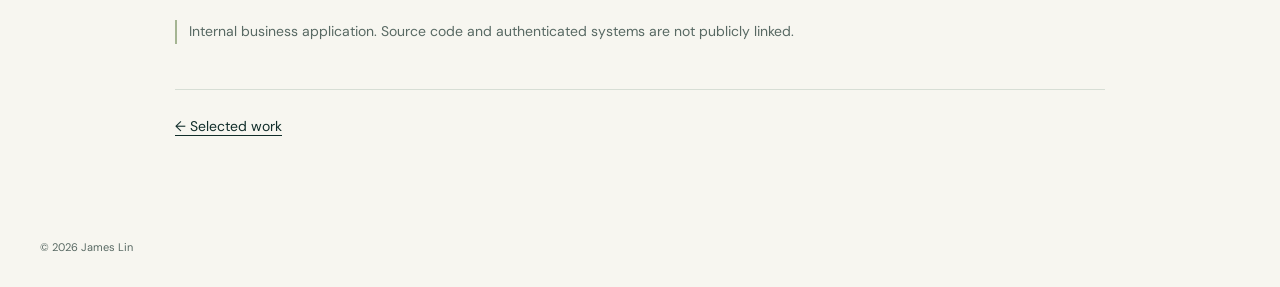
<file: projects/capstar-dashboard.html>
<!doctype html><html lang="en"><head><meta charset="utf-8"><meta name="viewport" content="width=device-width,initial-scale=1"><title>CapStar Agent Dashboard — James Lin</title><meta name="description" content="CapStar Agent Dashboard: project case study by James Lin."><link rel="stylesheet" href="../assets/css/portfolio.css"><link rel="stylesheet" href="../assets/css/showcase.css"></head><body><a class="skip" href="#main">Skip to content</a><header class="header"><a class="brand" href="../index.html">JL<span>JAMES LIN</span></a><a href="../index.html#work">← All projects</a></header><main id="main" class="case-page"><p class="eyebrow">DEPLOYED · PRIVATE IMPLEMENTATION</p><h1>CapStar Agent Dashboard</h1><p class="case-intro">One workspace for the moving parts of a brokerage.</p><figure><img src="../assets/showcase/dashboard-demo.webp" alt="CapStar Agent Dashboard project visual"><figcaption>CapStar Agent Dashboard · demo workspace.</figcaption></figure><div class="case"><h4>The problem</h4><p>Agents work across documents, spreadsheets, calculations, and shared records. Disconnected steps create repeated data entry and inconsistent workflows.</p><h4>My contribution</h4><p>Designed and built a role-based dashboard with agent-specific access, administrator tools, reusable document workflows, and branded reporting. Connected day-to-day brokerage requirements with software implementation and iterative testing.</p><h4>What it supports</h4><p>LOIs and forms, lease calculations, CRM records, marketing materials, transaction information, and usage reporting. AI assists selected tasks while agents retain review and decision-making responsibility.</p><p class="disclosure">Internal business application. Source code and authenticated systems are not publicly linked.</p></div><div class="case-next"><a href="../index.html#work">← Selected work</a></div></main><footer>© 2026 James Lin</footer></body></html>
</file>
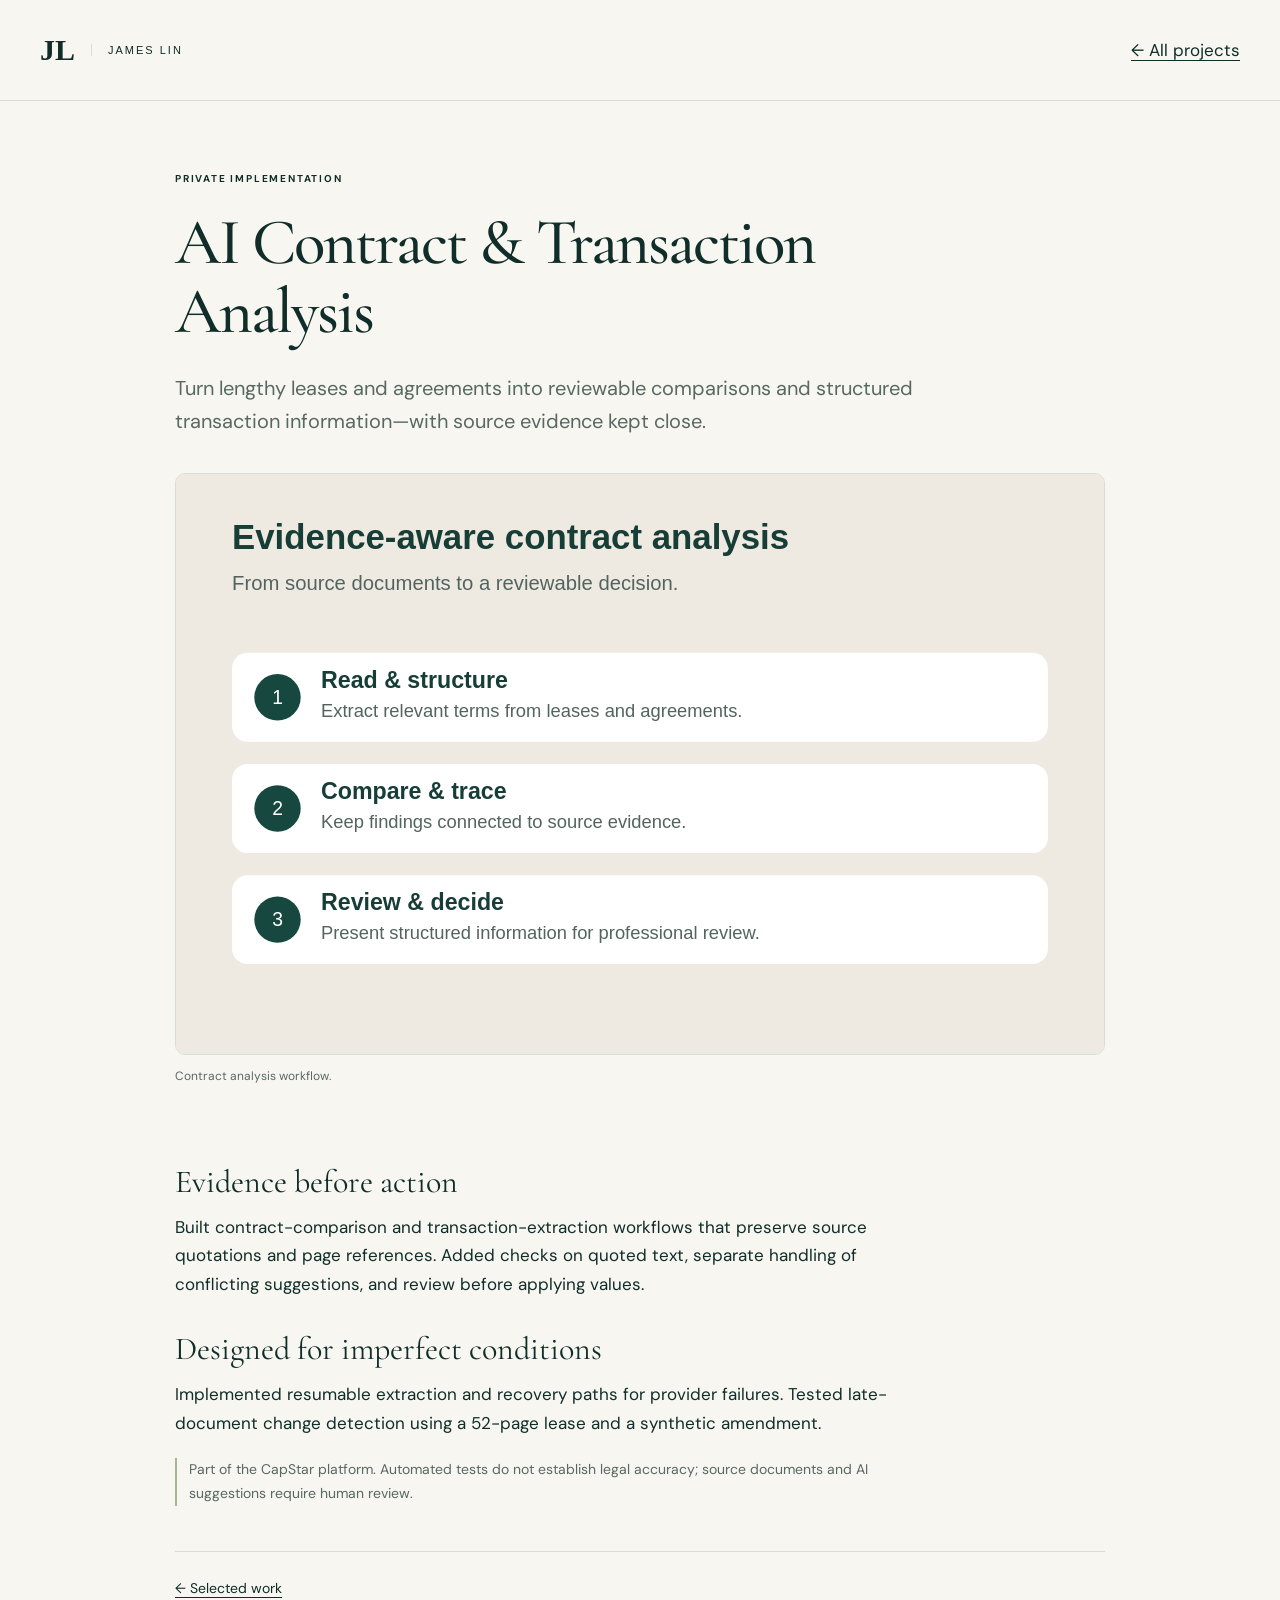
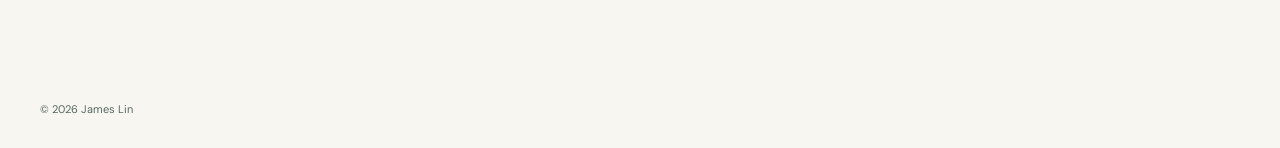
<file: projects/contract-analysis.html>
<!doctype html><html lang="en"><head><meta charset="utf-8"><meta name="viewport" content="width=device-width,initial-scale=1"><title>AI Contract & Transaction Analysis — James Lin</title><meta name="description" content="AI Contract &amp; Transaction Analysis: project case study by James Lin."><link rel="stylesheet" href="../assets/css/portfolio.css"><link rel="stylesheet" href="../assets/css/showcase.css"></head><body><a class="skip" href="#main">Skip to content</a><header class="header"><a class="brand" href="../index.html">JL<span>JAMES LIN</span></a><a href="../index.html#work">← All projects</a></header><main id="main" class="case-page"><p class="eyebrow">PRIVATE IMPLEMENTATION</p><h1>AI Contract & Transaction Analysis</h1><p class="case-intro">Turn lengthy leases and agreements into reviewable comparisons and structured transaction information—with source evidence kept close.</p><figure><img src="../assets/showcase/contract-workflow.svg" alt="AI Contract &amp; Transaction Analysis project visual"><figcaption>Contract analysis workflow.</figcaption></figure><div class="case"><h4>Evidence before action</h4><p>Built contract-comparison and transaction-extraction workflows that preserve source quotations and page references. Added checks on quoted text, separate handling of conflicting suggestions, and review before applying values.</p><h4>Designed for imperfect conditions</h4><p>Implemented resumable extraction and recovery paths for provider failures. Tested late-document change detection using a 52-page lease and a synthetic amendment.</p><p class="disclosure">Part of the CapStar platform. Automated tests do not establish legal accuracy; source documents and AI suggestions require human review.</p></div><div class="case-next"><a href="../index.html#work">← Selected work</a></div></main><footer>© 2026 James Lin</footer></body></html>
</file>
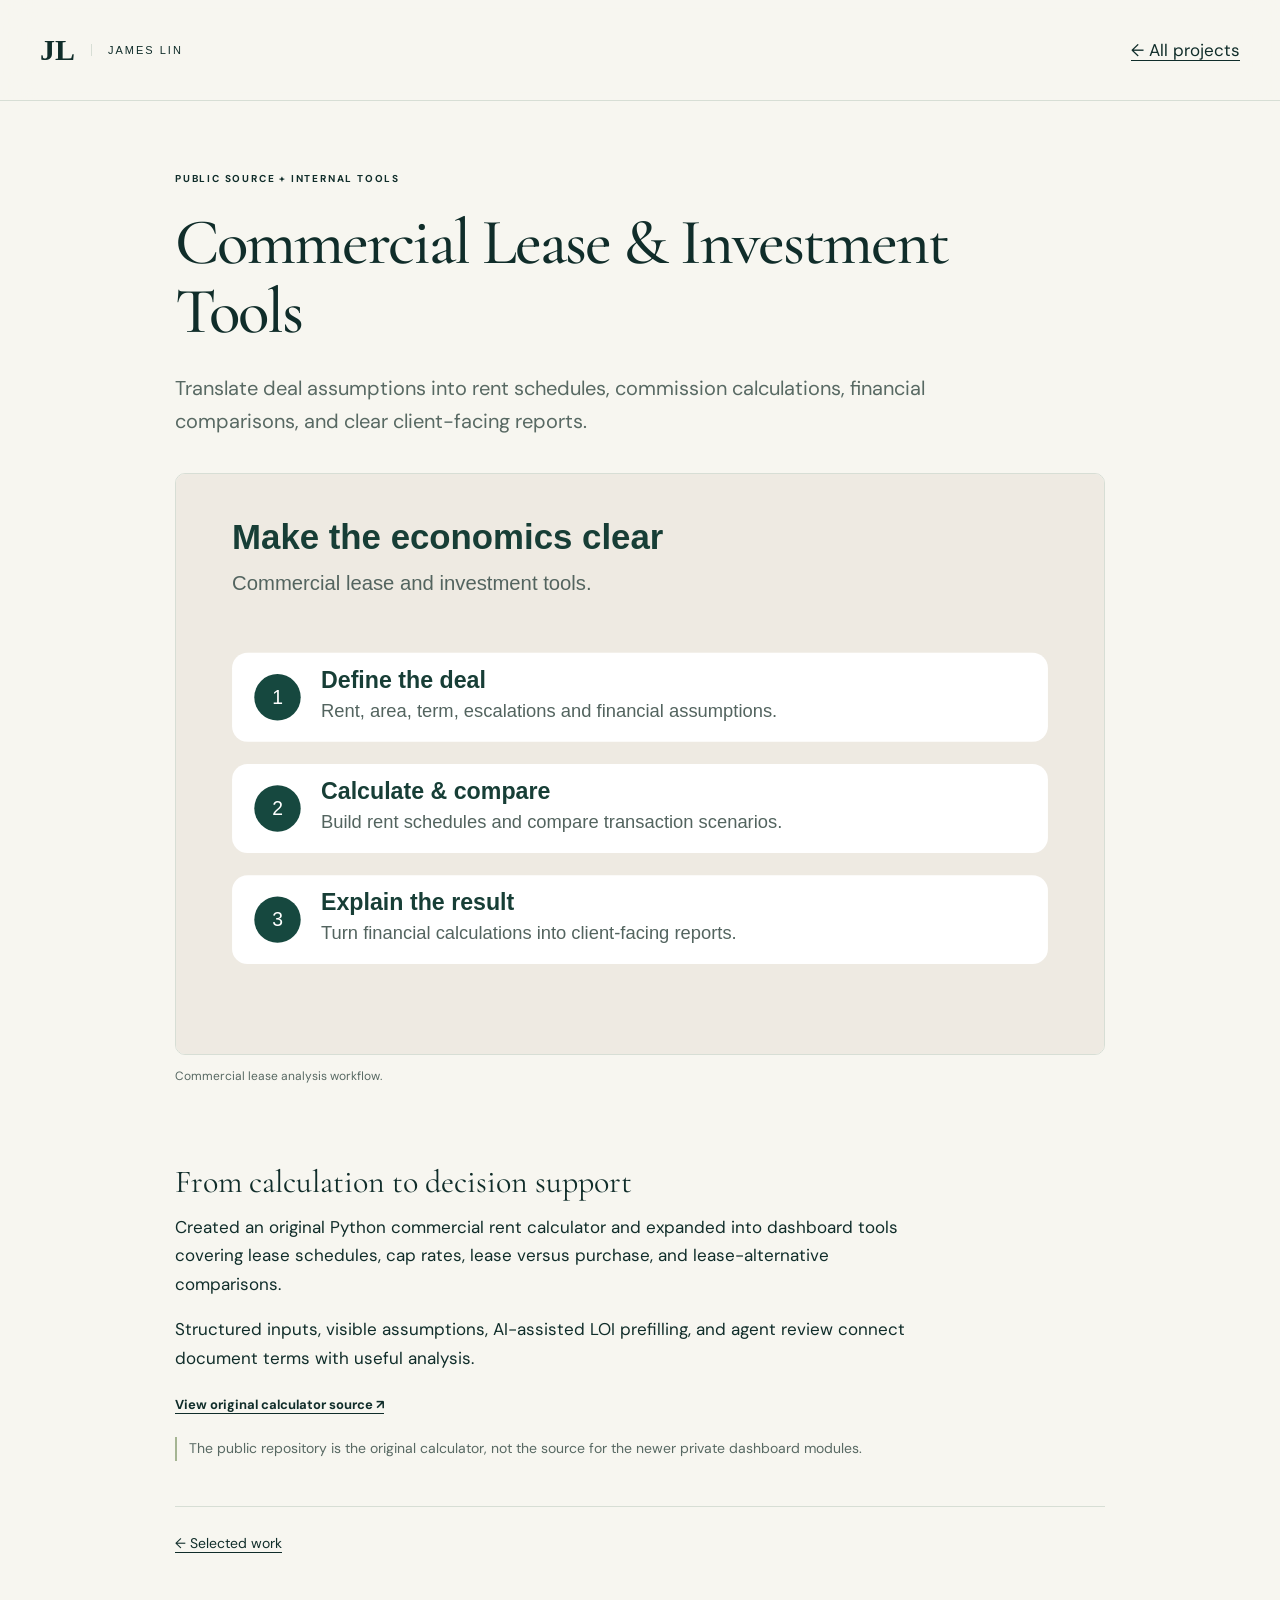
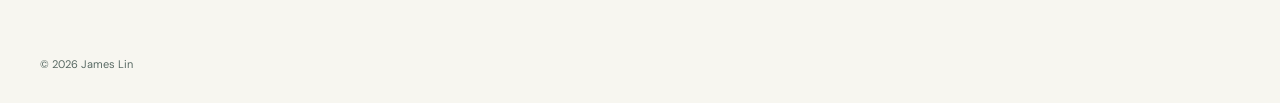
<file: projects/lease-tools.html>
<!doctype html><html lang="en"><head><meta charset="utf-8"><meta name="viewport" content="width=device-width,initial-scale=1"><title>Commercial Lease & Investment Tools — James Lin</title><meta name="description" content="Commercial Lease &amp; Investment Tools: project case study by James Lin."><link rel="stylesheet" href="../assets/css/portfolio.css"><link rel="stylesheet" href="../assets/css/showcase.css"></head><body><a class="skip" href="#main">Skip to content</a><header class="header"><a class="brand" href="../index.html">JL<span>JAMES LIN</span></a><a href="../index.html#work">← All projects</a></header><main id="main" class="case-page"><p class="eyebrow">PUBLIC SOURCE + INTERNAL TOOLS</p><h1>Commercial Lease & Investment Tools</h1><p class="case-intro">Translate deal assumptions into rent schedules, commission calculations, financial comparisons, and clear client-facing reports.</p><figure><img src="../assets/showcase/lease-workflow.svg" alt="Commercial Lease &amp; Investment Tools project visual"><figcaption>Commercial lease analysis workflow.</figcaption></figure><div class="case"><h4>From calculation to decision support</h4><p>Created an original Python commercial rent calculator and expanded into dashboard tools covering lease schedules, cap rates, lease versus purchase, and lease-alternative comparisons.</p><p>Structured inputs, visible assumptions, AI-assisted LOI prefilling, and agent review connect document terms with useful analysis.</p><a class="text-link" href="https://github.com/SilverSnake0/Estimated-Commercial-Rent-Calculation-Sheet">View original calculator source ↗</a><p class="disclosure">The public repository is the original calculator, not the source for the newer private dashboard modules.</p></div><div class="case-next"><a href="../index.html#work">← Selected work</a></div></main><footer>© 2026 James Lin</footer></body></html>
</file>
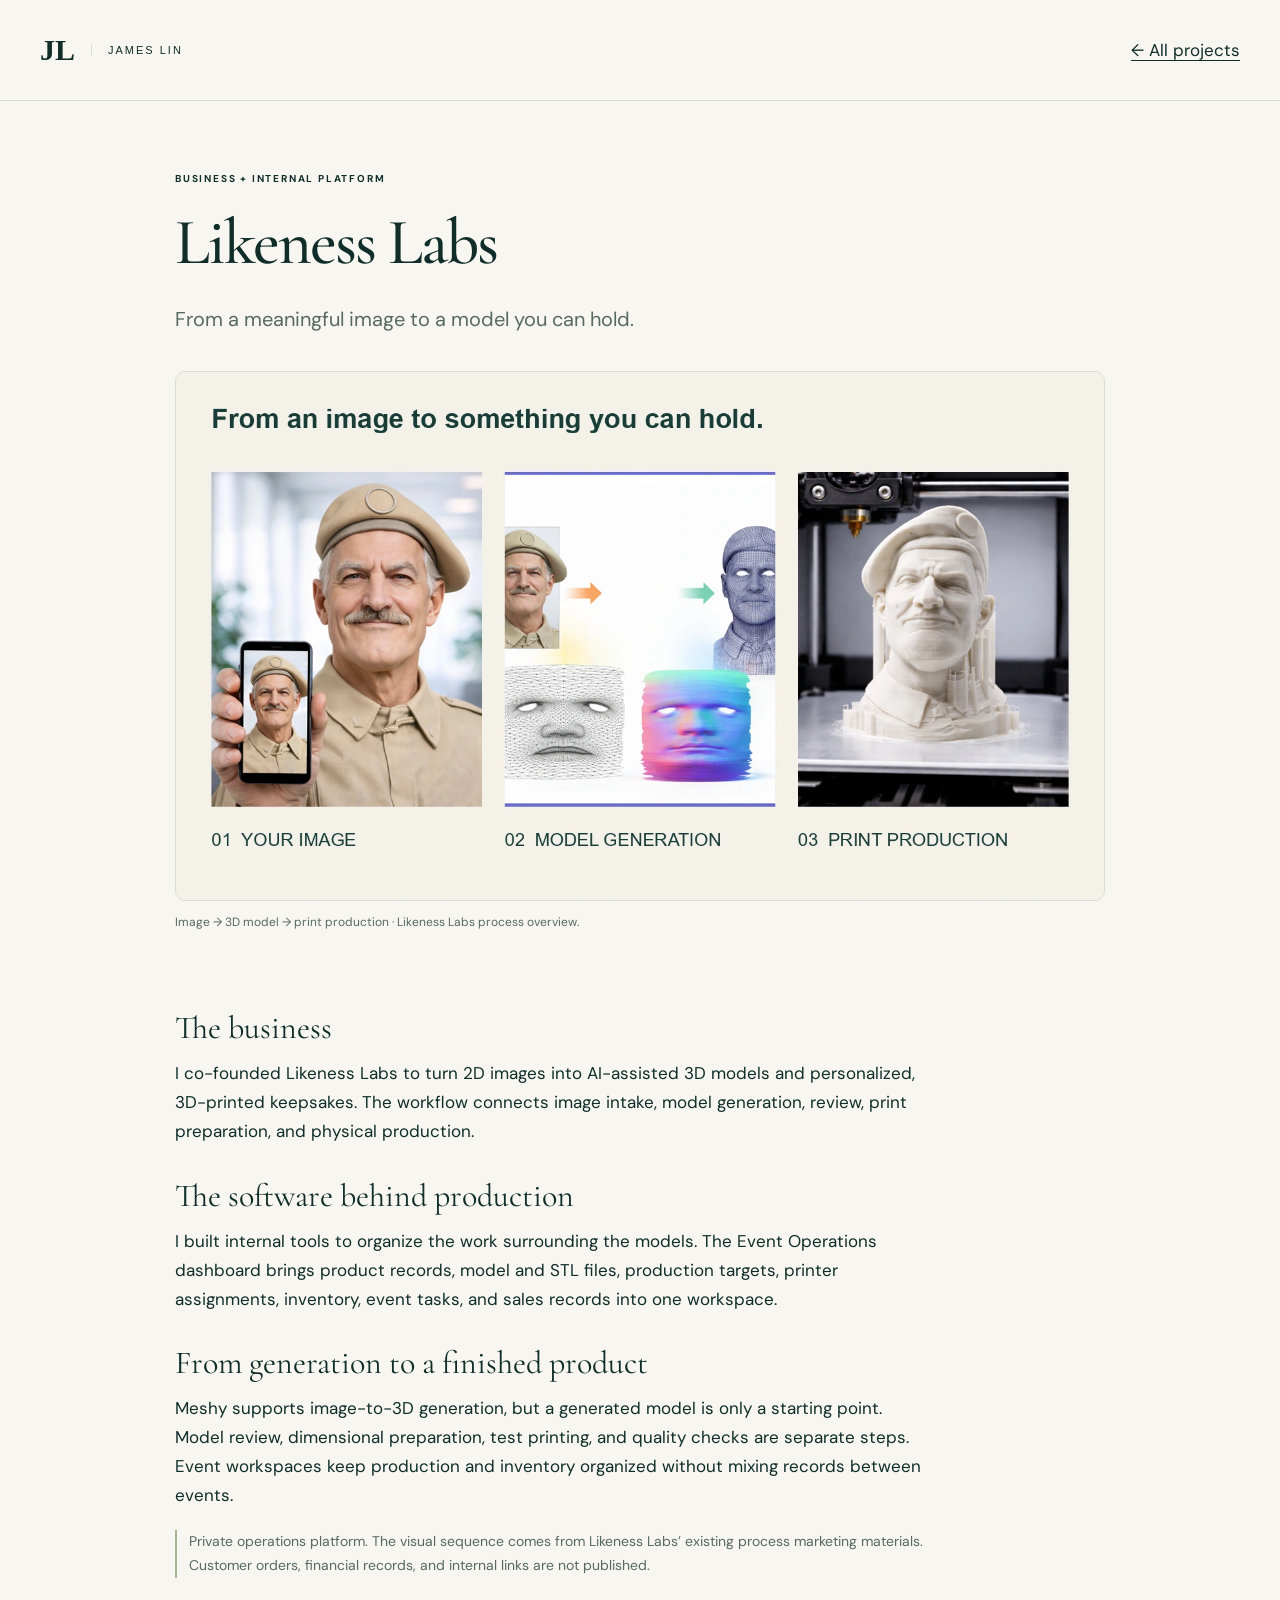
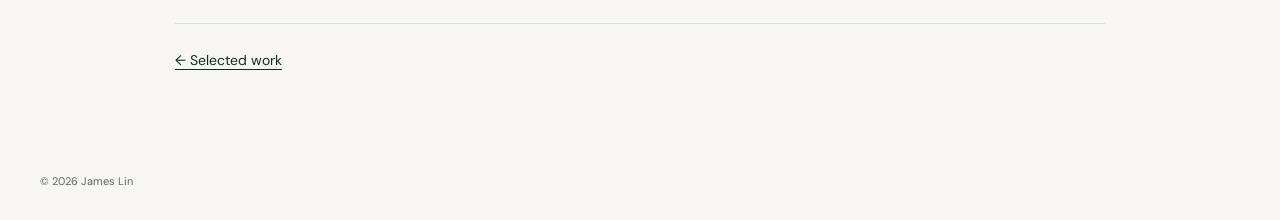
<file: projects/likeness-labs.html>
<!doctype html><html lang="en"><head><meta charset="utf-8"><meta name="viewport" content="width=device-width,initial-scale=1"><title>Likeness Labs — James Lin</title><meta name="description" content="From a meaningful image to a model you can hold."><link rel="stylesheet" href="../assets/css/portfolio.css"><link rel="stylesheet" href="../assets/css/showcase.css"></head><body><a class="skip" href="#main">Skip to content</a><header class="header"><a class="brand" href="../index.html">JL<span>JAMES LIN</span></a><a href="../index.html#work">← All projects</a></header><main id="main" class="case-page"><p class="eyebrow">BUSINESS + INTERNAL PLATFORM</p><h1>Likeness Labs</h1><p class="case-intro">From a meaningful image to a model you can hold.</p><figure><img src="../assets/showcase/likeness-process.webp" alt="Likeness Labs image-to-model-to-print workflow"><figcaption>Image → 3D model → print production · Likeness Labs process overview.</figcaption></figure><div class="case"><h4>The business</h4><p>I co-founded Likeness Labs to turn 2D images into AI-assisted 3D models and personalized, 3D-printed keepsakes. The workflow connects image intake, model generation, review, print preparation, and physical production.</p><h4>The software behind production</h4><p>I built internal tools to organize the work surrounding the models. The Event Operations dashboard brings product records, model and STL files, production targets, printer assignments, inventory, event tasks, and sales records into one workspace.</p><h4>From generation to a finished product</h4><p>Meshy supports image-to-3D generation, but a generated model is only a starting point. Model review, dimensional preparation, test printing, and quality checks are separate steps. Event workspaces keep production and inventory organized without mixing records between events.</p><p class="disclosure">Private operations platform. The visual sequence comes from Likeness Labs’ existing process marketing materials. Customer orders, financial records, and internal links are not published.</p></div><div class="case-next"><a href="../index.html#work">← Selected work</a></div></main><footer>© 2026 James Lin</footer></body></html>
</file>
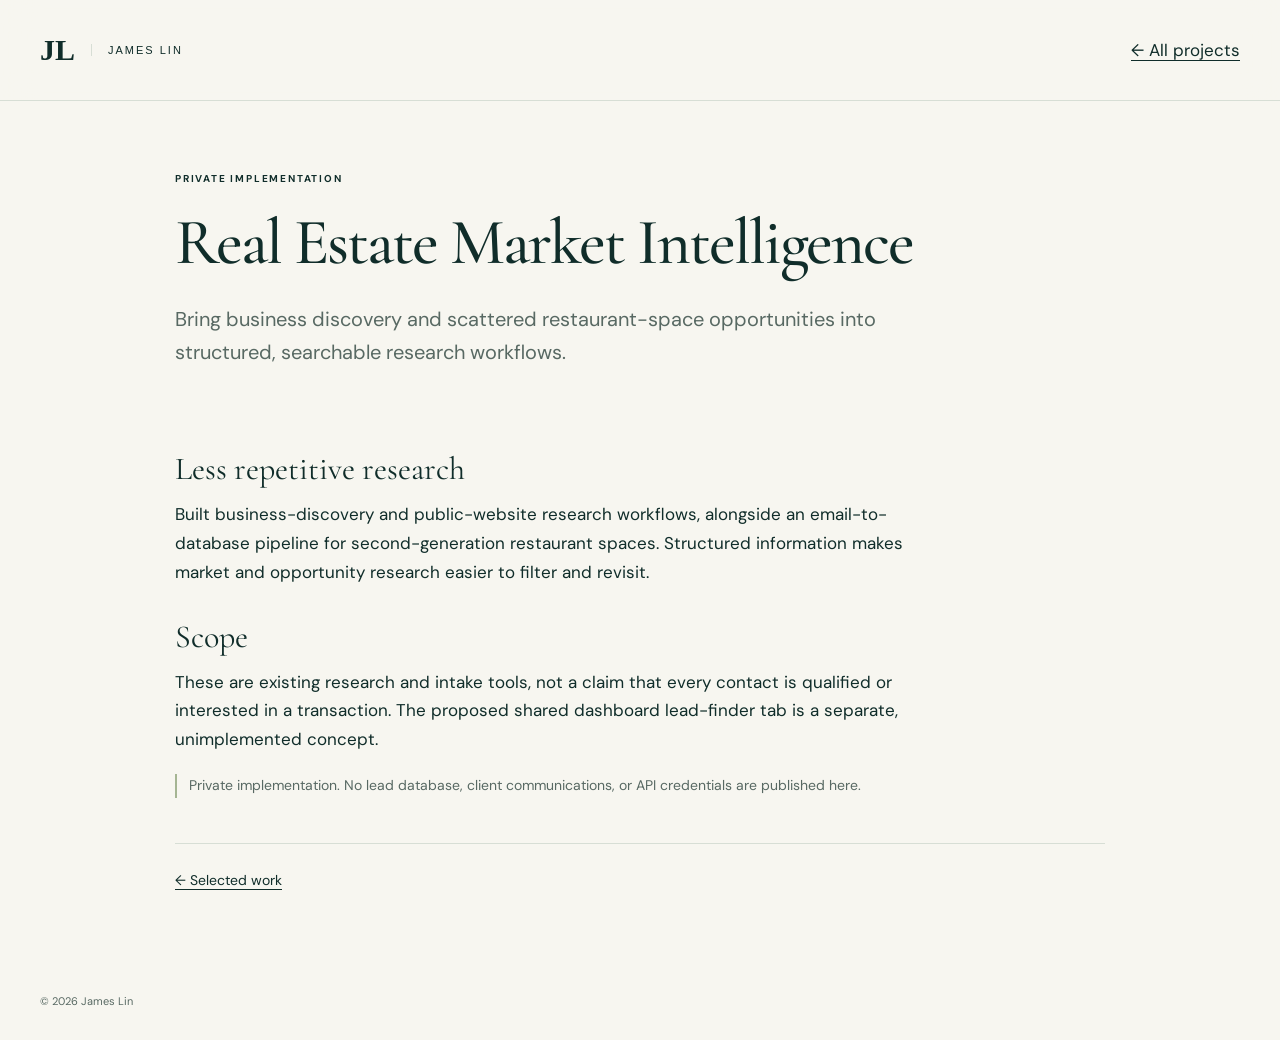
<file: projects/market-intelligence.html>
<!doctype html><html lang="en"><head><meta charset="utf-8"><meta name="viewport" content="width=device-width,initial-scale=1"><title>Real Estate Market Intelligence — James Lin</title><meta name="description" content="Real Estate Market Intelligence: project case study by James Lin."><link rel="stylesheet" href="../assets/css/portfolio.css"><link rel="stylesheet" href="../assets/css/showcase.css"></head><body><a class="skip" href="#main">Skip to content</a><header class="header"><a class="brand" href="../index.html">JL<span>JAMES LIN</span></a><a href="../index.html#work">← All projects</a></header><main id="main" class="case-page"><p class="eyebrow">PRIVATE IMPLEMENTATION</p><h1>Real Estate Market Intelligence</h1><p class="case-intro">Bring business discovery and scattered restaurant-space opportunities into structured, searchable research workflows.</p><div class="case"><h4>Less repetitive research</h4><p>Built business-discovery and public-website research workflows, alongside an email-to-database pipeline for second-generation restaurant spaces. Structured information makes market and opportunity research easier to filter and revisit.</p><h4>Scope</h4><p>These are existing research and intake tools, not a claim that every contact is qualified or interested in a transaction. The proposed shared dashboard lead-finder tab is a separate, unimplemented concept.</p><p class="disclosure">Private implementation. No lead database, client communications, or API credentials are published here.</p></div><div class="case-next"><a href="../index.html#work">← Selected work</a></div></main><footer>© 2026 James Lin</footer></body></html>
</file>
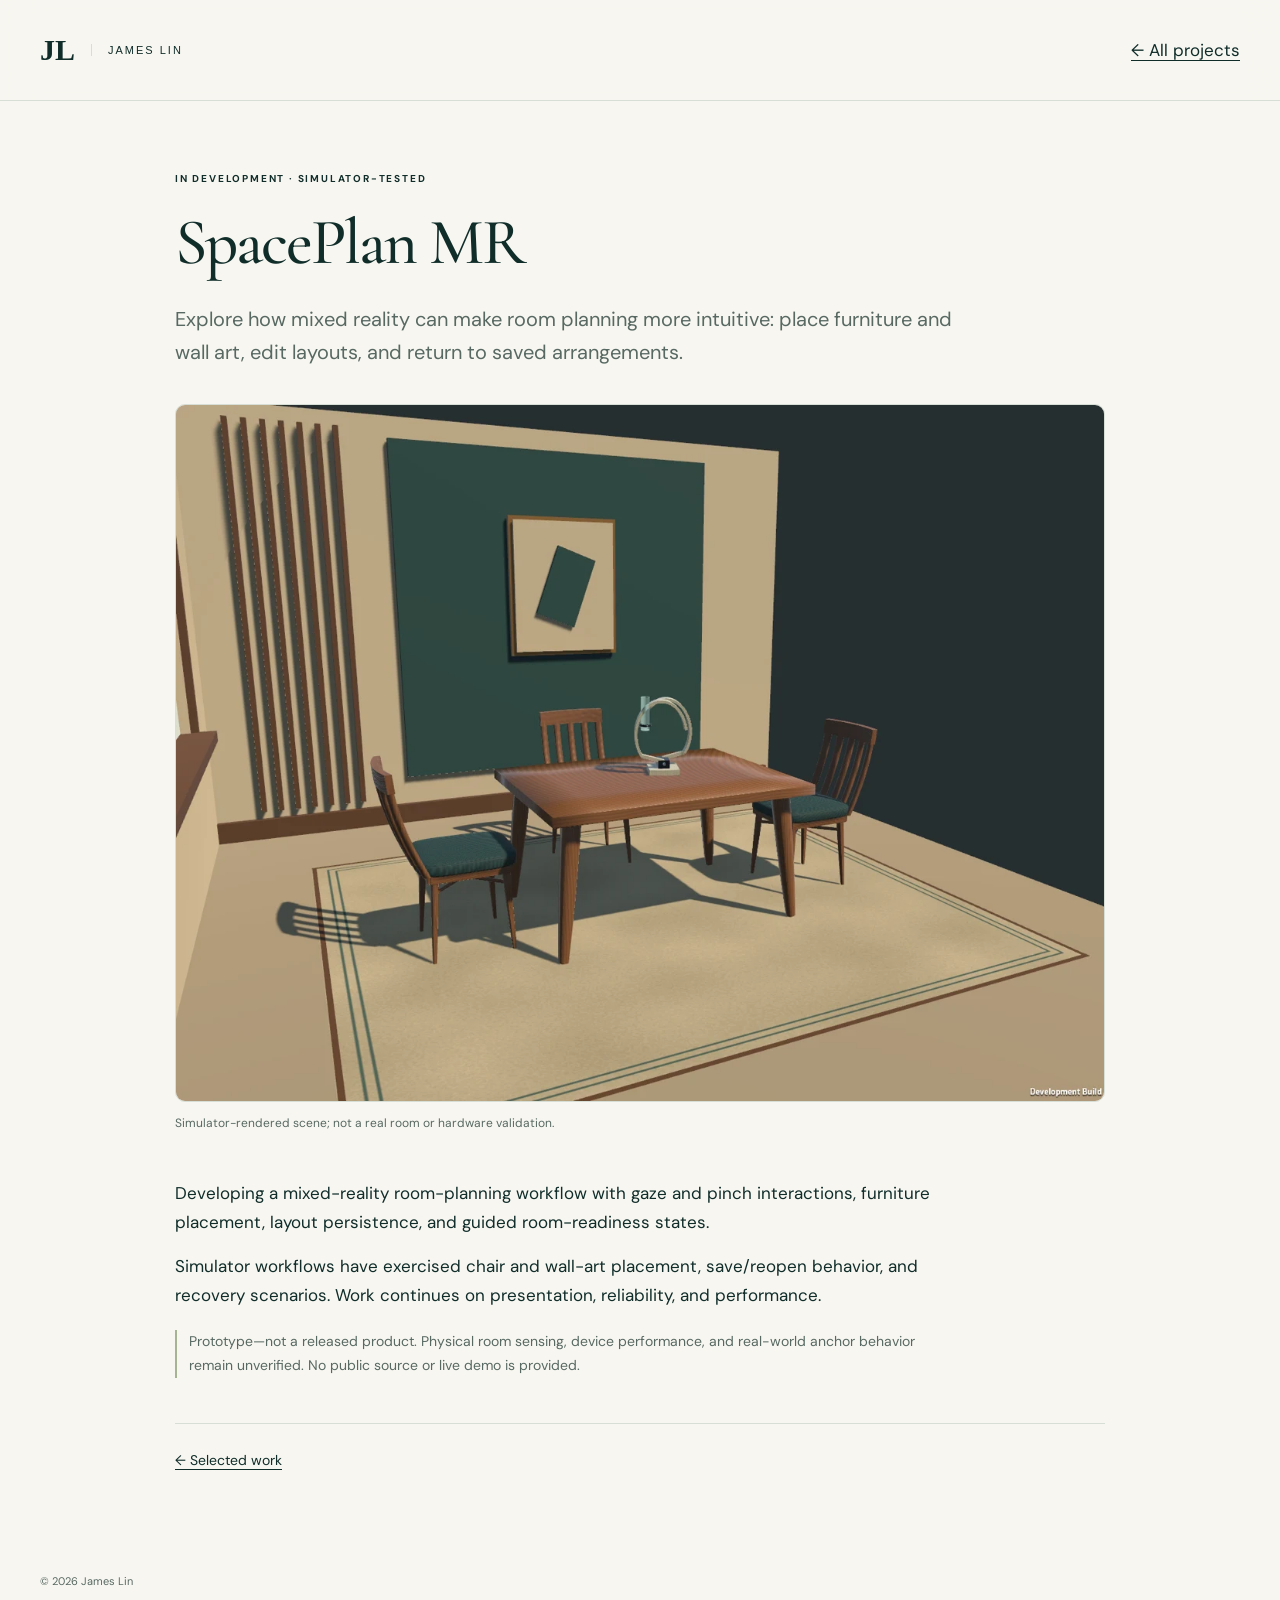
<file: projects/spaceplan.html>
<!doctype html><html lang="en"><head><meta charset="utf-8"><meta name="viewport" content="width=device-width,initial-scale=1"><title>SpacePlan MR — James Lin</title><meta name="description" content="SpacePlan MR: project case study by James Lin."><link rel="stylesheet" href="../assets/css/portfolio.css"><link rel="stylesheet" href="../assets/css/showcase.css"></head><body><a class="skip" href="#main">Skip to content</a><header class="header"><a class="brand" href="../index.html">JL<span>JAMES LIN</span></a><a href="../index.html#work">← All projects</a></header><main id="main" class="case-page"><p class="eyebrow">IN DEVELOPMENT · SIMULATOR-TESTED</p><h1>SpacePlan MR</h1><p class="case-intro">Explore how mixed reality can make room planning more intuitive: place furniture and wall art, edit layouts, and return to saved arrangements.</p><figure><img src="../assets/showcase/spaceplan-poster.webp" alt="SpacePlan MR project visual"><figcaption>Simulator-rendered scene; not a real room or hardware validation.</figcaption></figure><div class="case"><p>Developing a mixed-reality room-planning workflow with gaze and pinch interactions, furniture placement, layout persistence, and guided room-readiness states.</p><p>Simulator workflows have exercised chair and wall-art placement, save/reopen behavior, and recovery scenarios. Work continues on presentation, reliability, and performance.</p><p class="disclosure">Prototype—not a released product. Physical room sensing, device performance, and real-world anchor behavior remain unverified. No public source or live demo is provided.</p></div><div class="case-next"><a href="../index.html#work">← Selected work</a></div></main><footer>© 2026 James Lin</footer></body></html>
</file>
<file: assets/css/portfolio.css>
:root{--ink:#102d2a;--muted:#586963;--paper:#f7f6f0;--line:#d7ded5;--lime:#d5ec87}*{box-sizing:border-box}html{scroll-behavior:smooth;scroll-padding-top:90px}body{margin:0;background:var(--paper);color:var(--ink);font-family:Arial,Helvetica,sans-serif;font-size:16px;line-height:1.65}a{color:inherit;text-decoration-thickness:1px;text-underline-offset:4px}a:hover{text-decoration:underline}a:focus-visible,summary:focus-visible{outline:3px solid #8d540c;outline-offset:5px}.skip{position:fixed;left:15px;top:-100px;background:white;padding:12px;z-index:9}.skip:focus{top:10px}.header{max-width:1280px;margin:auto;padding:25px 40px;display:flex;align-items:center;justify-content:space-between;border-bottom:1px solid var(--line);gap:24px}.brand{font-family:Georgia,serif;font-size:30px;font-weight:bold;text-decoration:none;display:flex;align-items:center;gap:16px}.brand span{font:11px Arial,sans-serif;letter-spacing:2px;border-left:1px solid var(--line);padding-left:16px}.header nav{display:flex;gap:28px;align-items:center;font-size:13px}.header nav a{text-decoration:none}.nav-resume{border:1px solid var(--ink);border-radius:5px;padding:9px 16px}main{max-width:1280px;margin:auto}.hero{padding:86px 40px 68px;display:grid;grid-template-columns:1.25fr 1fr;gap:70px;align-items:center}.eyebrow{font-size:10px;letter-spacing:1.8px;font-weight:700;margin:0 0 22px}.dot{display:inline-block;width:7px;height:7px;border-radius:50%;background:#537454;margin-right:8px}h1,h2{font-family:Georgia,'Times New Roman',serif;font-weight:400;letter-spacing:-2px;line-height:1.06;margin:0}h1{font-size:clamp(48px,5.4vw,72px)}h2{font-size:46px}h3{line-height:1.25;letter-spacing:-.6px}p{margin:0 0 16px}.intro{font-size:18px;line-height:1.75;max-width:570px;margin:26px 0 30px;color:var(--muted)}.actions{display:flex;align-items:center;gap:24px;flex-wrap:wrap}.button{display:inline-flex;gap:30px;align-items:center;background:var(--ink);color:white;text-decoration:none;padding:14px 22px;border-radius:5px;font-size:13px;font-weight:bold}.text-link{font-size:13px;font-weight:bold}.hero-note{font-size:11px;color:var(--muted);margin:27px 0 0}.hero-note span{padding:0 8px}.system{background:#e9ede3;border:1px solid #cfd9cb;padding:26px;border-radius:10px}.system-top{display:flex;justify-content:space-between;font-size:9px;letter-spacing:1.2px;border-bottom:1px solid #ccd6c7;padding-bottom:16px;margin-bottom:20px}.flow>div{display:flex;gap:15px;align-items:center;background:var(--paper);border:1px solid #d4ddd0;border-radius:5px;padding:14px}.flow>div>span{font:12px Georgia;color:#647a60;border-right:1px solid var(--line);padding-right:13px}.flow p{font-size:13px;font-weight:bold;margin:0}.flow small{display:block;font-size:10px;font-weight:normal;color:var(--muted);margin-top:3px}.flow i{display:block;text-align:center;font-style:normal;font-size:16px;line-height:24px;color:#6c8165}.flow .flow-last{background:var(--ink);color:var(--paper);border-color:var(--ink)}.flow-last small,.flow .flow-last>span{color:#d2dfc9}.system-note{font-size:10px;color:var(--muted);margin:20px 0 0}.credentials{margin:0 40px;display:grid;grid-template-columns:1fr 1fr 1.2fr;border-top:1px solid var(--line);border-bottom:1px solid var(--line);padding:24px 0}.credentials p{padding:0 30px;margin:0;border-right:1px solid var(--line)}.credentials p:first-child{padding-left:0}.credentials p:last-child{border:0}.credentials strong{display:block;font-size:21px;letter-spacing:-.6px}.credentials span{font-size:12px;color:var(--muted)}.section{padding:78px 40px 0}.section-heading{display:flex;align-items:flex-end;justify-content:space-between;gap:45px;margin-bottom:32px}.section-heading .eyebrow{margin-bottom:14px}.section-heading>p{max-width:290px;font-size:13px;color:var(--muted);margin:0}.flagship{background:var(--ink);color:#f7f6f0;display:grid;grid-template-columns:1.15fr 1fr;gap:40px;padding:36px;border-radius:8px;margin-bottom:20px;align-items:center}.tags{display:flex;justify-content:space-between;align-items:center;gap:12px;font-size:9px;letter-spacing:1px;color:var(--muted)}.flagship .tags{color:#c3cfc1}.badge{display:inline-block;border:1px solid #d1d9cb;border-radius:3px;font-size:8px;font-weight:bold;letter-spacing:.7px;padding:4px 7px}.badge.light{border-color:#708578;color:#dceacb}.flagship h3{font-size:32px;margin:22px 0 10px}.flagship p{font-size:14px;color:#d0dad2}.flagship .project-lead{font-size:18px;color:#fff}.tech{font-size:11px;color:var(--muted);margin:20px 0}.flagship .tech{color:#c1d5b9}.workspace-visual{padding:23px;border:1px solid #50695c;border-radius:8px;background:#1c3932}.visual-bar{font-size:9px;letter-spacing:1px;display:flex;align-items:center;gap:10px;margin-bottom:24px}.visual-bar>span:last-child{margin-left:auto}.tiny-grid{font-size:22px;color:var(--lime)}.visual-grid{display:grid;grid-template-columns:1fr 1fr;gap:10px}.visual-grid>div{padding:19px 13px;background:#29473c;border:1px solid #496452;border-radius:5px}.visual-grid b{font-size:11px;color:var(--lime);display:block;margin-bottom:20px}.visual-grid strong{display:block;font-size:14px}.visual-grid small{font-size:10px;color:#d0dcca}.visual-bottom{font-size:8px;letter-spacing:.8px;margin-top:22px}.visual-bottom .dot{background:var(--lime)}.workspace-visual>p{font-size:9px;color:#bacbbc;margin:12px 0 0}.project-grid{display:grid;grid-template-columns:1fr 1fr;gap:20px}.project{padding:30px;background:#fffefa;border:1px solid var(--line);border-radius:8px;display:flex;flex-direction:column}.project h3{font-size:24px;margin:22px 0 14px;max-width:370px}.project>p{font-size:14px;color:var(--muted)}.project .tech{margin-top:auto;padding-top:12px}.project.wide{grid-column:1/-1;display:grid;grid-template-columns:1fr 1fr;gap:50px;background:#e9ede3}.wide h3{font-size:30px}.wide p{font-size:14px;color:var(--muted)}.wide details{align-self:center}.experimental{border-color:#9aaa92}details{border-top:1px solid var(--line);font-size:13px}.flagship details{border-color:#50695c}summary{list-style:none;cursor:pointer;font-weight:bold;padding:15px 0 0;display:flex;justify-content:space-between;gap:15px}summary::-webkit-details-marker{display:none}summary>span{font-size:18px;line-height:1}details[open] summary>span{transform:rotate(45deg)}.case{padding-top:16px}.case h4{font-size:13px;margin:10px 0 6px}.case p{font-size:13px;line-height:1.7}.case .disclosure{font-size:11px;color:var(--muted);border-left:2px solid #a5b593;padding-left:12px;margin:20px 0 3px}.flagship .disclosure{color:#c4d3c2}.about{display:grid;grid-template-columns:1fr 1fr;gap:85px}.about-intro{font-size:20px;margin-top:27px}.about>div>p:not(.eyebrow){color:var(--muted)}.about-facts>div{border-top:1px solid var(--line);padding:23px 0 18px}.about-facts .eyebrow{margin:0 0 10px}.about-facts h3{font-size:20px;margin:0 0 10px}.about-facts p:not(.eyebrow){font-size:13px;color:var(--muted);margin-bottom:0}.skills h2{font-size:36px}.skill-columns{display:grid;grid-template-columns:1fr 1fr 1fr;gap:36px;margin-top:30px}.skill-columns>div{border-top:1px solid var(--line)}.skill-columns h3{font-size:15px;margin:20px 0 12px}.skill-columns p{font-size:13px;color:var(--muted)}.earlier{padding:35px 40px 70px}.earlier summary{padding:20px 0}.earlier-links{display:flex;gap:14px 30px;flex-wrap:wrap;padding-bottom:20px}.contact{background:var(--ink);color:var(--paper);padding:60px;margin:0 40px;border-radius:8px}.contact .eyebrow{color:var(--lime)}.contact h2{font-size:56px}.contact>p:not(.eyebrow){color:#c5d3c6;max-width:510px;margin:24px 0}.contact .actions>a:not(.button){font-size:13px}.cream{background:var(--lime);color:var(--ink)}footer{max-width:1280px;margin:auto;padding:30px 40px;display:flex;justify-content:space-between;gap:20px;color:var(--muted);font-size:11px}
@media(max-width:950px){.hero{gap:35px;padding-top:55px}.hero h1{font-size:54px}.flagship{gap:25px;padding:27px}.flagship .tags{align-items:flex-start;flex-direction:column}.about{gap:45px}.section-heading h2{font-size:38px}}
@media(max-width:700px){.header{padding:19px 22px;gap:12px}.brand{font-size:27px}.brand span{display:none}.header nav{gap:16px;font-size:11px}.nav-resume{padding:7px 9px}.hero{grid-template-columns:1fr;padding:48px 22px 36px;gap:34px}.hero h1{font-size:52px;letter-spacing:-2px}.eyebrow{font-size:9px;letter-spacing:1.3px}.intro{font-size:16px;margin:23px 0}.system{padding:21px}.credentials{margin:0 22px;grid-template-columns:1fr;padding:8px 0}.credentials p,.credentials p:first-child{border-right:0;border-bottom:1px solid var(--line);padding:16px 0;display:flex;justify-content:space-between;align-items:center;gap:12px}.credentials strong{font-size:17px}.credentials span{font-size:10px;text-align:right;max-width:160px}.section{padding:50px 22px 0}.section-heading{display:block;margin-bottom:26px}.section-heading>p{margin-top:20px;max-width:none}.section-heading h2,h2{font-size:37px;letter-spacing:-1.4px}.flagship{grid-template-columns:1fr;padding:24px;gap:30px}.flagship h3{font-size:28px}.project-grid{grid-template-columns:1fr}.project{padding:24px}.project.wide{grid-template-columns:1fr;gap:0}.project h3{font-size:24px}.about{grid-template-columns:1fr;gap:25px}.skill-columns{grid-template-columns:1fr;gap:10px}.skills h2{font-size:34px}.earlier{padding:25px 22px 45px}.contact{margin:0 22px;padding:32px 25px}.contact h2{font-size:43px}.actions{gap:18px}.hero .actions{align-items:flex-start;flex-direction:column}footer{padding:25px 22px;flex-wrap:wrap;font-size:10px}footer>span:nth-child(2){display:none}.visual-grid strong{font-size:13px}.system-top{font-size:8px}}
@media(prefers-reduced-motion:reduce){html{scroll-behavior:auto}}
</file>
<file: assets/css/showcase.css>
@font-face{font-family:DM;src:url('../fonts/DMSans[opsz,wght].ttf') format('truetype');font-weight:100 1000;font-display:swap}@font-face{font-family:Cormorant;src:url('../fonts/CormorantGaramond[wght].ttf') format('truetype');font-weight:300 700;font-display:swap}
body{font-family:DM,Arial,sans-serif;font-size:17px}.header{position:sticky;top:0;z-index:20;background:rgba(247,246,240,.94);backdrop-filter:blur(18px)}.header nav a[aria-current]{color:#365b28;text-decoration:underline;text-decoration-thickness:2px}.header nav a{padding-top:8px;padding-bottom:8px}h1,h2{font-family:Cormorant,Georgia,serif;font-weight:500}.hero{position:relative;isolation:isolate;grid-template-columns:1.05fr 1fr;gap:40px;padding-top:95px;padding-bottom:100px;overflow:hidden}.hero>div:not(.ambient){position:relative;z-index:1}.hero h1{font-size:clamp(48px,5.6vw,77px);line-height:.99;letter-spacing:-2.3px}.hero h1 em{font-weight:400;color:#536c4a;font-style:italic}.hero .eyebrow{font-size:10px;letter-spacing:1.25px}.hero .intro{font-size:17px;max-width:480px}.hero-product{transform:translateY(var(--parallax,0px)) rotate(-2deg);background:#fffefa;border:1px solid #bdcab8;border-radius:12px;padding:8px;box-shadow:0 30px 65px -25px #16352c66;will-change:transform}.hero-product img{display:block;width:100%;height:auto;border-radius:4px}.browser-chrome{display:flex;justify-content:space-between;gap:15px;padding:8px 8px 13px;color:#647362;font-size:9px;letter-spacing:1px}.browser-chrome span{letter-spacing:3px;color:#abb9a1}.hero-product>p{font-size:10px;padding:8px;margin:0;color:#52634f}.product-label{position:absolute;right:15px;bottom:-25px;background:var(--ink);color:var(--paper);font-size:11px;padding:11px 16px;border-radius:4px;text-decoration:none;box-shadow:0 8px 20px #102d2a22}.ambient{position:absolute;inset:0;z-index:-1;overflow:hidden;pointer-events:none;background:radial-gradient(ellipse at 75% 50%,#e4ebd5 0,transparent 60%)}.orb{position:absolute;width:550px;height:550px;border-radius:45%;filter:blur(45px);opacity:.55;animation:drift 22s ease-in-out infinite alternate;background:radial-gradient(circle,#b8d98955,#e4eccc00 70%)}.orb.one{right:-70px;top:-100px}.orb.two{width:350px;height:350px;left:40%;bottom:-150px;animation-delay:-12s;background:radial-gradient(circle,#dfcfa066,#d9e4ce00 70%)}.orbit-lines{position:absolute;width:620px;height:620px;border:1px solid #57704c18;border-radius:50%;top:-80px;right:-150px;box-shadow:0 0 0 50px #57704c08,0 0 0 100px #57704c05;animation:orbit 40s linear infinite}.orbit-lines:after{content:'';position:absolute;width:12px;height:12px;top:130px;left:30px;border-radius:50%;background:#6b875e55;box-shadow:0 0 20px #7e9b6444}@keyframes drift{from{transform:translate(-35px,-20px) scale(1)}to{transform:translate(60px,50px) scale(1.25)}}@keyframes orbit{to{transform:rotate(360deg)}}.motion-toggle{position:absolute;bottom:22px;right:40px;border:1px solid #b6c4ae;background:#f7f6f0d9;color:#314d32;border-radius:20px;padding:8px 13px;font:11px DM,Arial;cursor:pointer;z-index:3}.motion-toggle:focus-visible,.lightbox button:focus-visible{outline:3px solid #8d540c;outline-offset:4px}.motion-paused .ambient *{animation-play-state:paused!important}.motion-paused .parallax-item{transform:rotate(-2deg)!important}
.section-heading h2{font-size:50px}.section-heading>p{font-size:14px}.flagship{grid-template-columns:1fr;gap:25px;padding:38px;position:relative}.flagship-copy{max-width:none;display:grid;grid-template-columns:1fr 1fr;column-gap:48px}.flagship-copy .tags{grid-column:1/-1;flex-direction:row}.flagship h3{font-size:36px;grid-column:1/-1;max-width:none}.flagship-copy .project-lead{font-family:Cormorant,Georgia;font-size:31px;line-height:1.15;max-width:450px}.flagship-copy>p:not(.project-lead){font-size:15px;max-width:520px}.flagship-copy .tech{grid-column:1/-1;margin:10px 0 0}.product-shot{margin:0;background:#25433a;padding:16px;border-radius:8px}.product-shot img{width:100%;height:auto;max-height:580px;object-fit:cover;object-position:top;display:block;border-radius:5px}.product-shot figcaption{color:#bacbbd;font-size:11px;margin-top:11px}.product-shot a{display:block;cursor:zoom-in}.case-link{display:flex;justify-content:space-between;align-items:center;text-decoration:none;padding-top:17px;border-top:1px solid var(--line);font-size:13px;font-weight:600;margin-top:20px}.flagship>.case-link{color:#e2eecb;border-color:#50695c}.project{transition:transform .3s,box-shadow .3s,border-color .3s;min-width:0}.project:hover{transform:translateY(-4px);box-shadow:0 15px 35px -25px #102d2a70;border-color:#9db28f}.project>p{font-size:15px}.project .tags{font-size:10px}.badge{font-size:9px}.card-visual{margin:-30px -30px 25px;overflow:hidden;background:#e7ece1;border-radius:8px 8px 0 0}.card-visual img{display:block;width:100%;height:auto}.card-visual figcaption{font-size:10px;padding:9px 15px;color:#52634f}.visual-card .tech{font-size:12px}.compact-project{background:transparent}.compact-project h3{font-size:22px}.compact-project .tech{font-size:11px}.project.wide{display:grid;grid-template-columns:1.15fr 1fr;gap:30px;align-items:center;background:#182f2d;color:#f7f6f0;padding:26px}.project.wide h3{font:44px Cormorant,Georgia;margin:20px 0 14px}.wide p,.wide .tech,.wide .tags{color:#c5d7c3}.wide .badge{border-color:#6f856b;color:#d5ec87}.spaceplan-film{margin:0;grid-row:span 2}.spaceplan-film video{display:block;width:100%;height:auto;border-radius:6px;background:#203732}.spaceplan-film figcaption{font-size:11px;line-height:1.6;color:#b4c9b3;margin-top:10px}.wide .case-link{border-color:#516a5d;margin-top:0;color:#e0ebc5}.about-intro{font:28px/1.25 Cormorant,Georgia}.about-facts h3{font-size:21px}.case-page{max-width:1000px;padding:70px 35px}.case-page h1{font-size:65px;max-width:850px}.case-page .case-intro{font-size:20px;color:var(--muted);margin:25px 0 35px;max-width:780px}.case-page figure{margin:30px 0}.case-page figure img{display:block;max-width:100%;height:auto;border-radius:10px;border:1px solid var(--line)}figcaption{font-size:12px;color:var(--muted);margin-top:12px}.case-page .case{max-width:760px;padding-top:15px}.case-page .case p{font-size:17px}.case-page .case h4{font:32px Cormorant,Georgia;margin:30px 0 12px}.case-page .case .disclosure{font-size:14px}.case-next{margin-top:45px;border-top:1px solid var(--line);padding-top:25px;display:flex;justify-content:space-between;font-size:14px;gap:20px}.lightbox{position:fixed;inset:0;z-index:100;background:#061a17ed;padding:65px 30px 30px;display:flex;align-items:center;justify-content:center}.lightbox[hidden]{display:none}.lightbox img{max-width:100%;max-height:100%;object-fit:contain;border-radius:5px}.lightbox button{position:absolute;right:24px;top:15px;padding:10px 18px;border:1px solid #9aa99b;border-radius:5px;color:white;background:#183d31;cursor:pointer;font:14px DM,Arial}.js-motion .reveal{transition:opacity .65s,translate .65s}.js-motion .reveal.pending{opacity:0;translate:0 20px}.reveal:not(.pending){opacity:1;translate:0 0}
@media(max-width:950px){.hero h1{font-size:59px}.hero{gap:27px}.hero .eyebrow{font-size:9px}.product-label{font-size:10px}.flagship-copy{column-gap:25px}.project.wide{grid-template-columns:1fr 1fr}}
@media(max-width:700px){.header{padding:15px 22px}.hero{padding:50px 22px 72px;grid-template-columns:1fr;gap:50px}.hero h1{font-size:56px;line-height:1.03;letter-spacing:-1.3px}.hero h1 br:last-child{display:none}.hero .eyebrow{max-width:290px;line-height:1.8}.hero .intro{font-size:16px}.hero-product{max-width:520px;width:100%;margin:auto}.hero .actions{flex-direction:row;align-items:center;gap:20px}.button{padding:13px 17px;font-size:12px;gap:15px}.hero-note{font-size:10px}.motion-toggle{right:22px;bottom:10px;font-size:10px}.credentials{margin-top:12px}.section-heading h2{font-size:39px}.flagship{padding:23px;gap:20px}.flagship-copy{display:block}.flagship .tags{flex-wrap:wrap;gap:10px}.flagship h3{font-size:29px}.flagship-copy .project-lead{font-size:27px}.flagship-copy>p:not(.project-lead){font-size:14px}.product-shot{padding:8px}.product-shot figcaption{font-size:10px}.card-visual{margin:-24px -24px 23px}.project.wide{display:flex;flex-direction:column;align-items:stretch;gap:20px;padding:22px}.spaceplan-film{order:0}.wide>div{order:1}.wide>.case-link{order:2}.wide h3{margin-top:14px}.case-page{padding:45px 22px}.case-page h1{font-size:45px;letter-spacing:-1px}.case-page .case-intro{font-size:17px}.case-next{flex-wrap:wrap}.lightbox{padding:65px 12px 18px}.credentials strong{font-size:16px}.badge{font-size:8px}}
@media(prefers-reduced-motion:reduce){.ambient *{animation:none!important}.parallax-item{transform:none!important}.project,.reveal{transition:none!important}.reveal.pending{opacity:1!important;translate:none!important}html{scroll-behavior:auto}}

/* Project expansion and certificate collection */
.image-preview{display:block;cursor:zoom-in}.card-visual img{aspect-ratio:1.44;object-fit:cover;object-position:top}.certificate-highlights{display:flex;gap:10px;flex-wrap:wrap;margin:24px 0}.certificate-highlights span{border:1px solid var(--line);border-radius:30px;padding:8px 14px;font-size:12px}.certificate-library{border-top:1px solid var(--line);border-bottom:1px solid var(--line);margin:25px 0}.certificate-library summary{padding:22px 0;cursor:pointer;font-size:18px;font-weight:600;display:flex;justify-content:space-between}.certificate-grid{display:grid;grid-template-columns:repeat(3,minmax(0,1fr));gap:14px;padding-bottom:28px}.certificate-grid a{display:flex;flex-direction:column;gap:16px;justify-content:space-between;border:1px solid var(--line);border-radius:8px;padding:20px;text-decoration:none;background:#fffefa}.certificate-grid a:hover{border-color:#6b875e;background:#eff3e8}.certificate-grid span{font-size:14px;line-height:1.5}.certificate-grid small{font-size:11px;color:#52634f}.certifications>.text-link{font-size:13px}.header nav{flex-wrap:wrap}@media(max-width:700px){.certificate-grid{grid-template-columns:1fr 1fr}.header{gap:12px;flex-wrap:wrap}.header nav{gap:14px}.header nav a{font-size:11px}}@media(max-width:400px){.certificate-grid{grid-template-columns:1fr}.header nav{gap:12px}.certificate-library summary{font-size:16px}}
</file>
